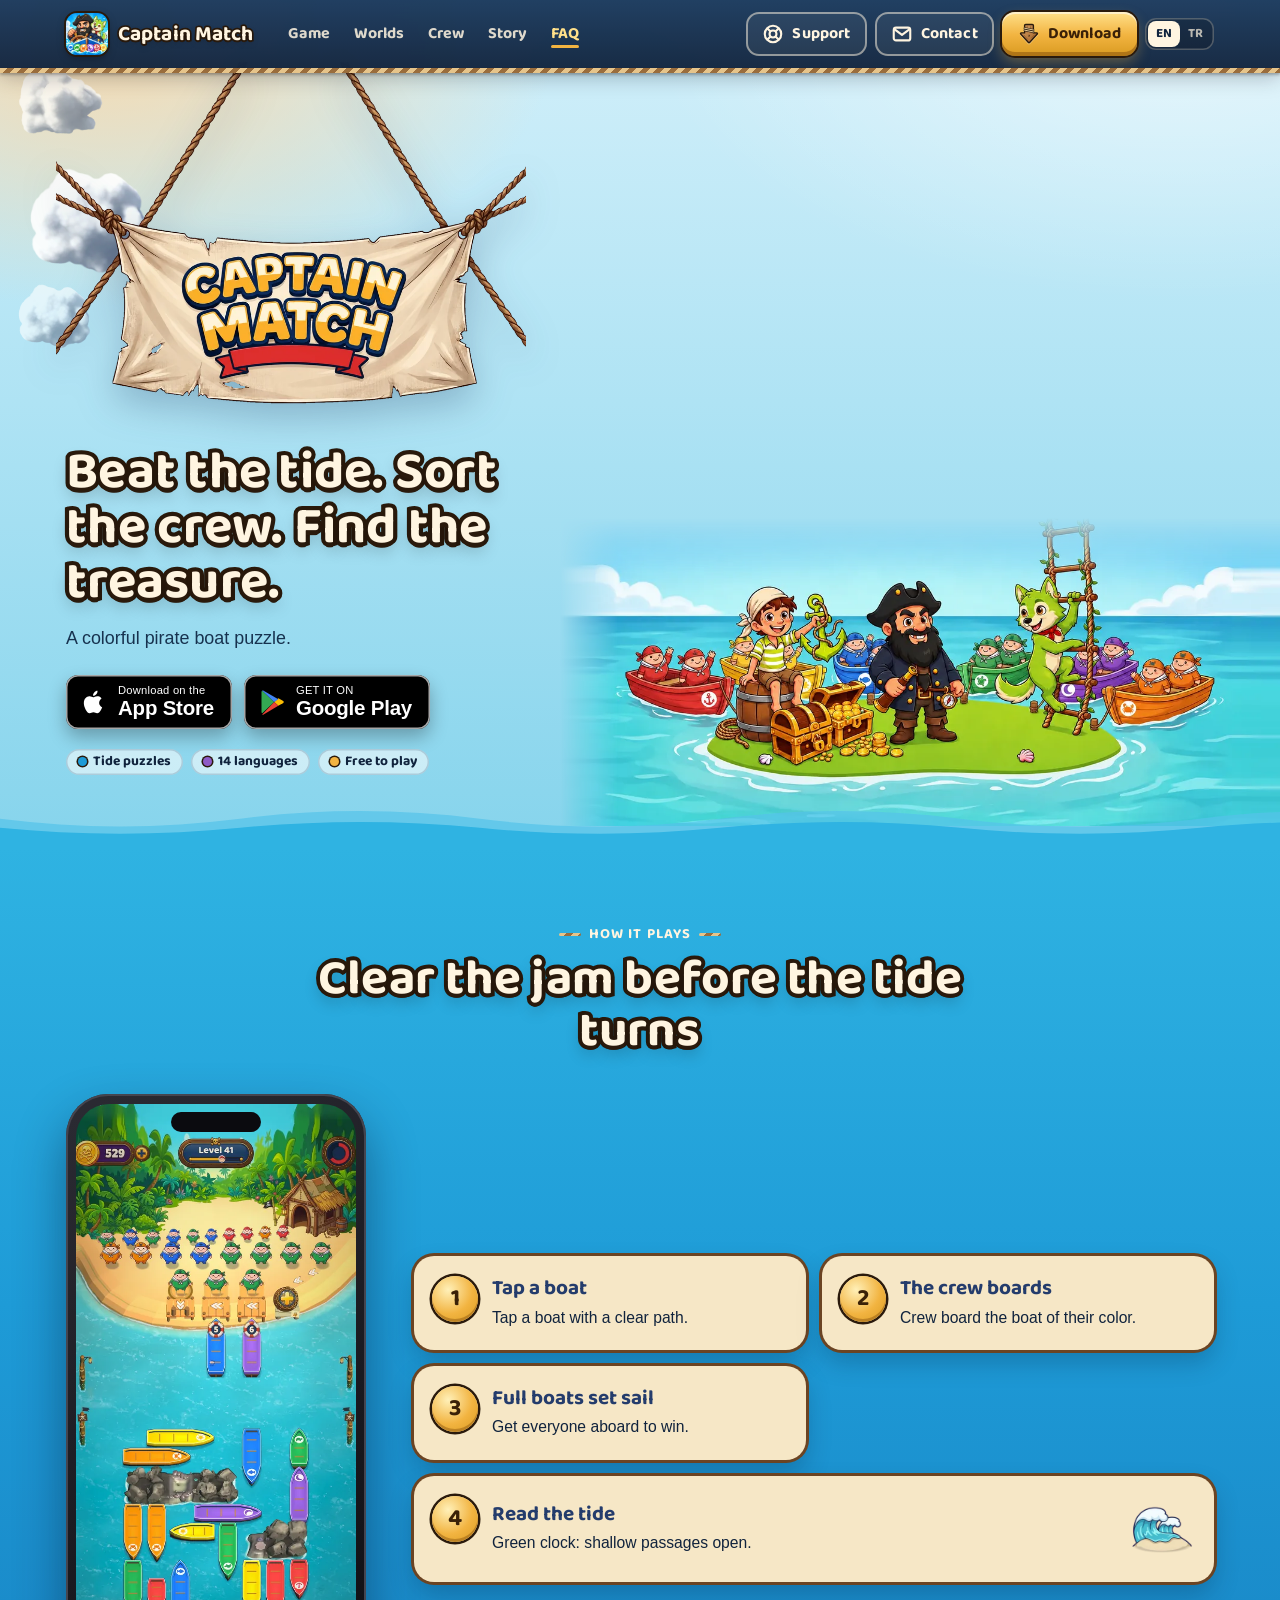
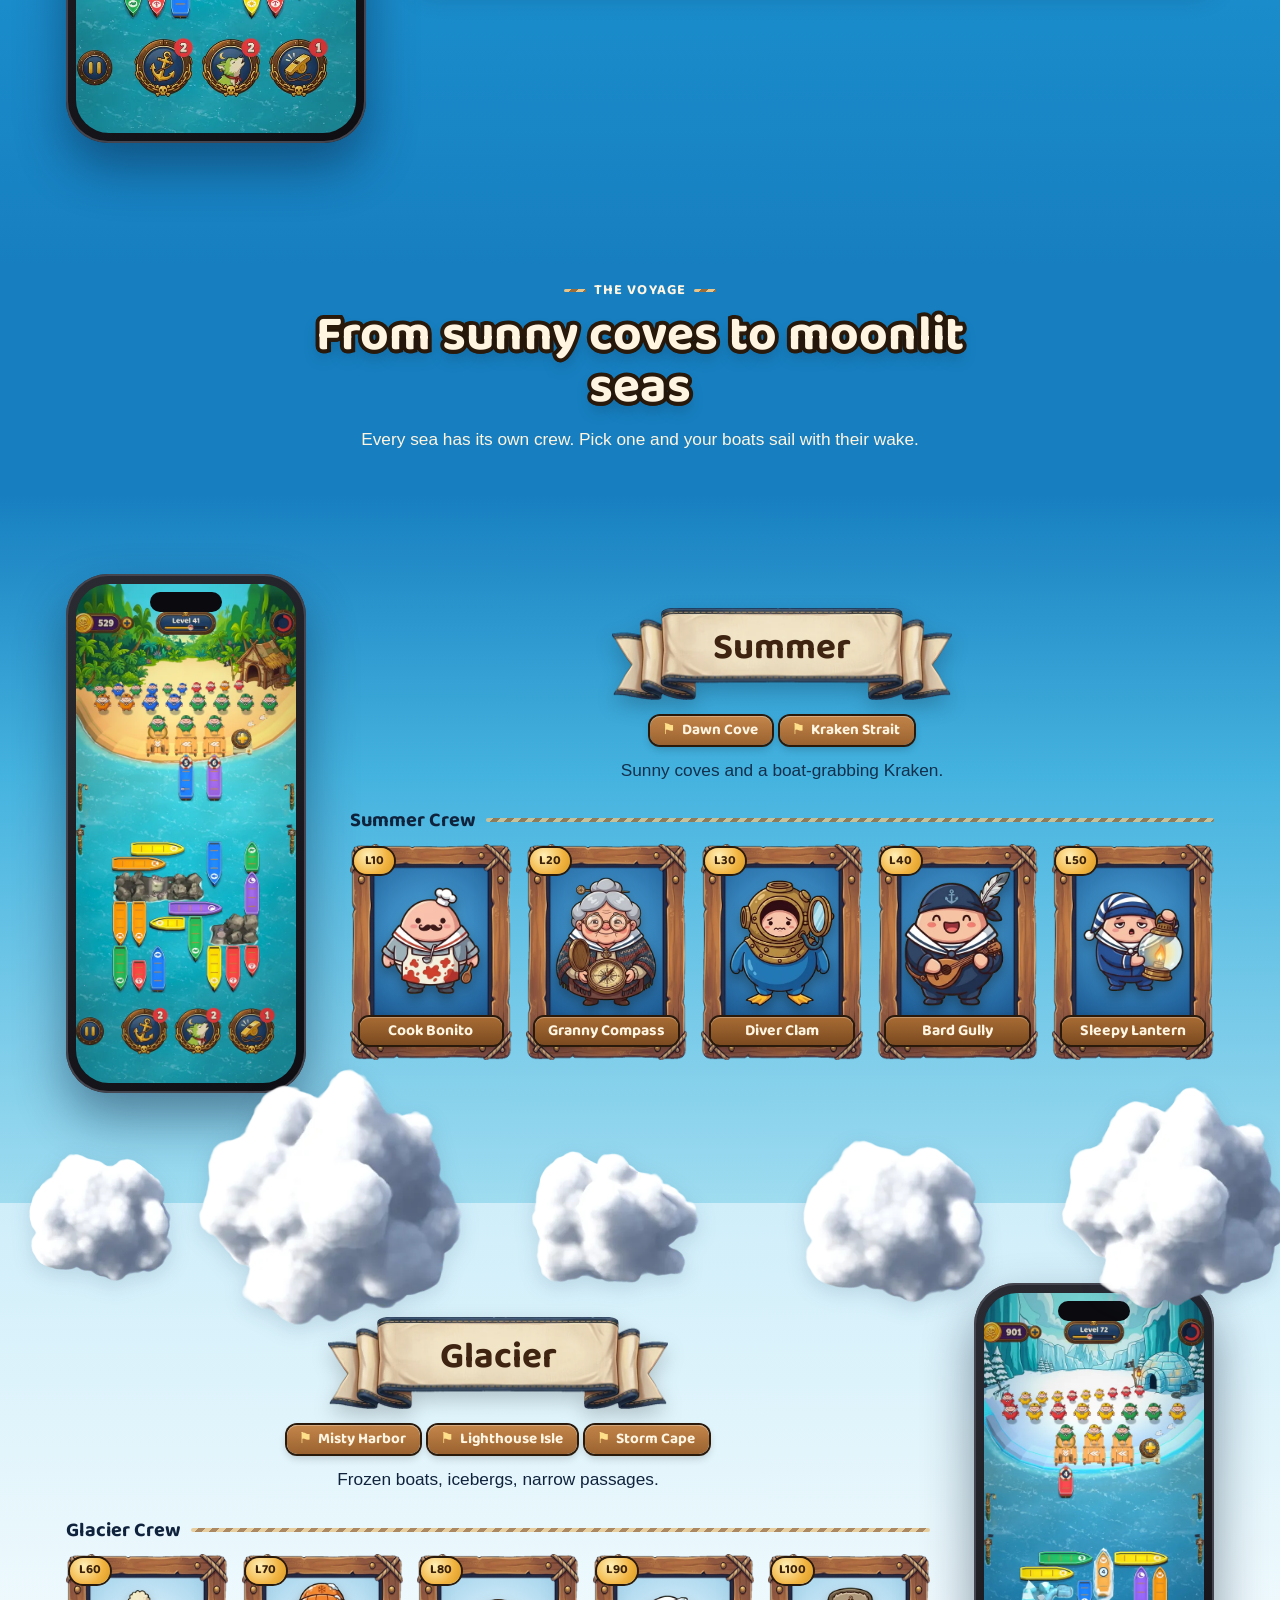
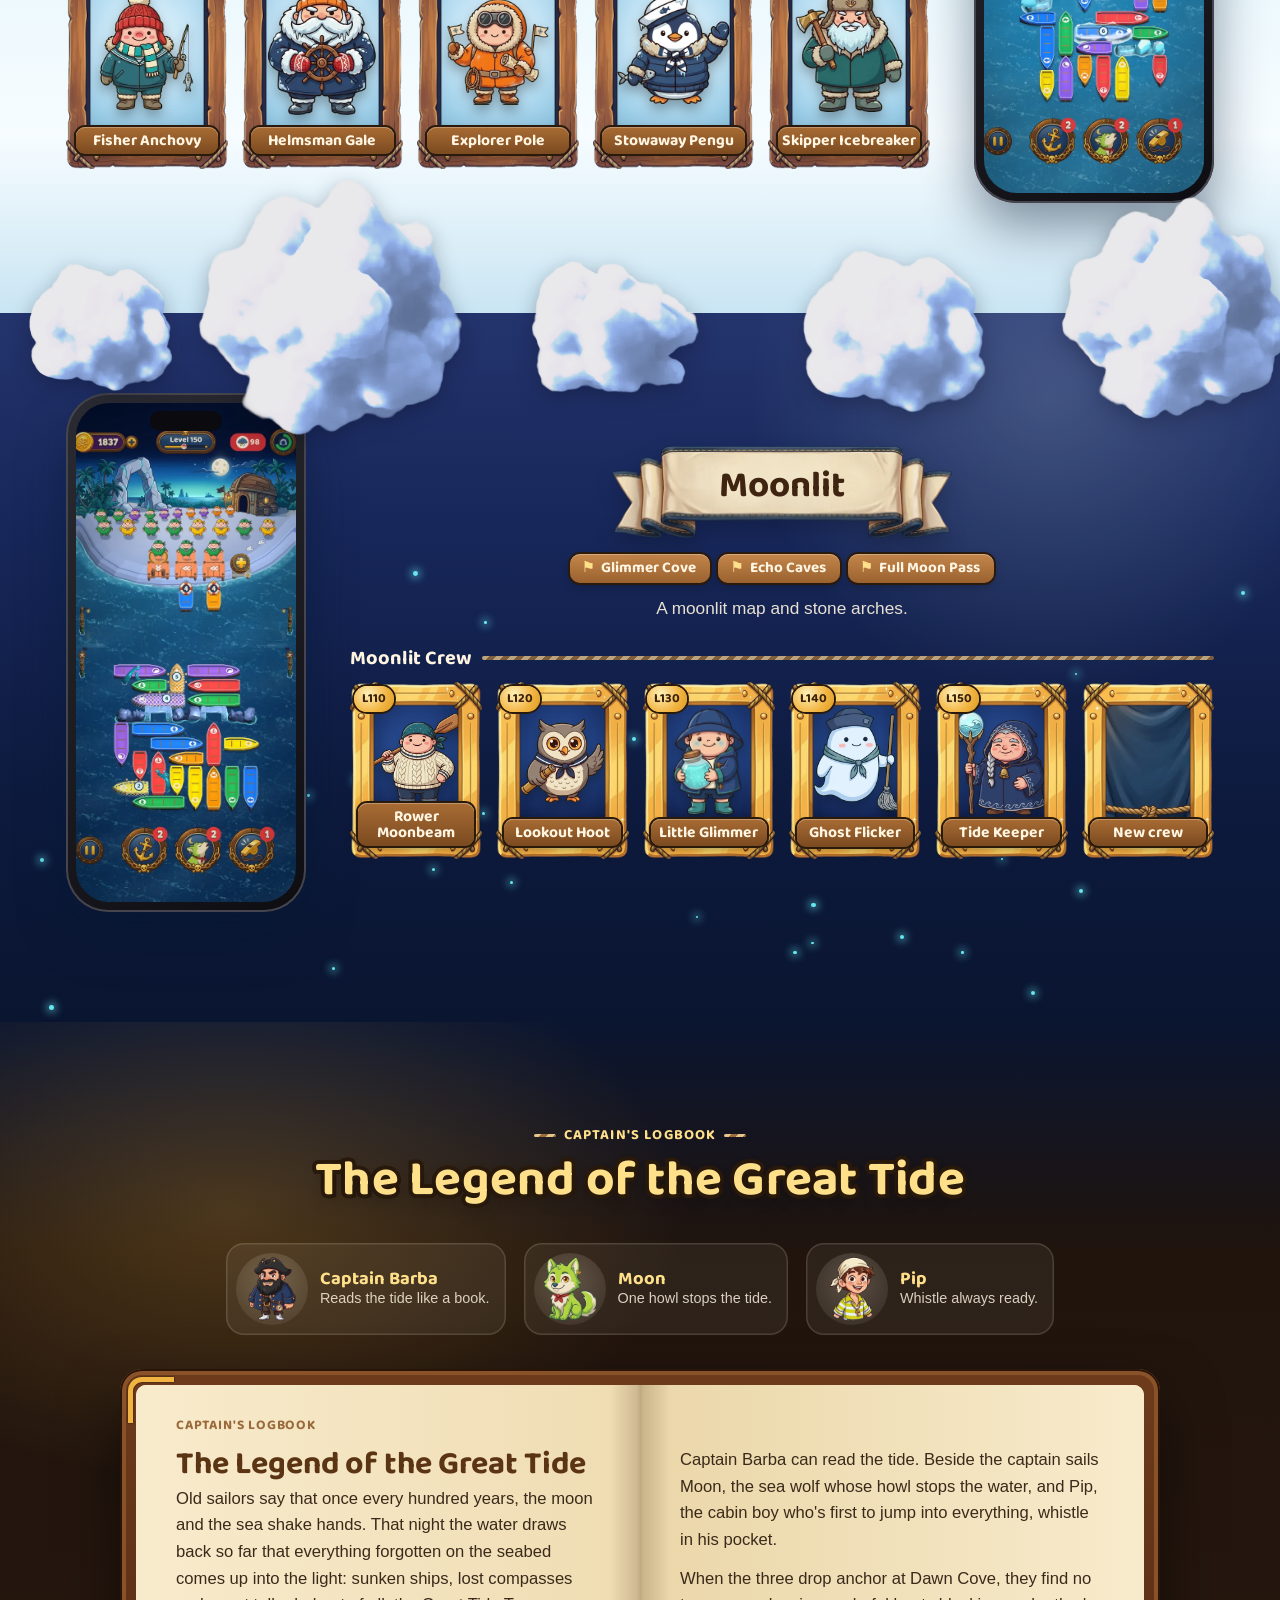
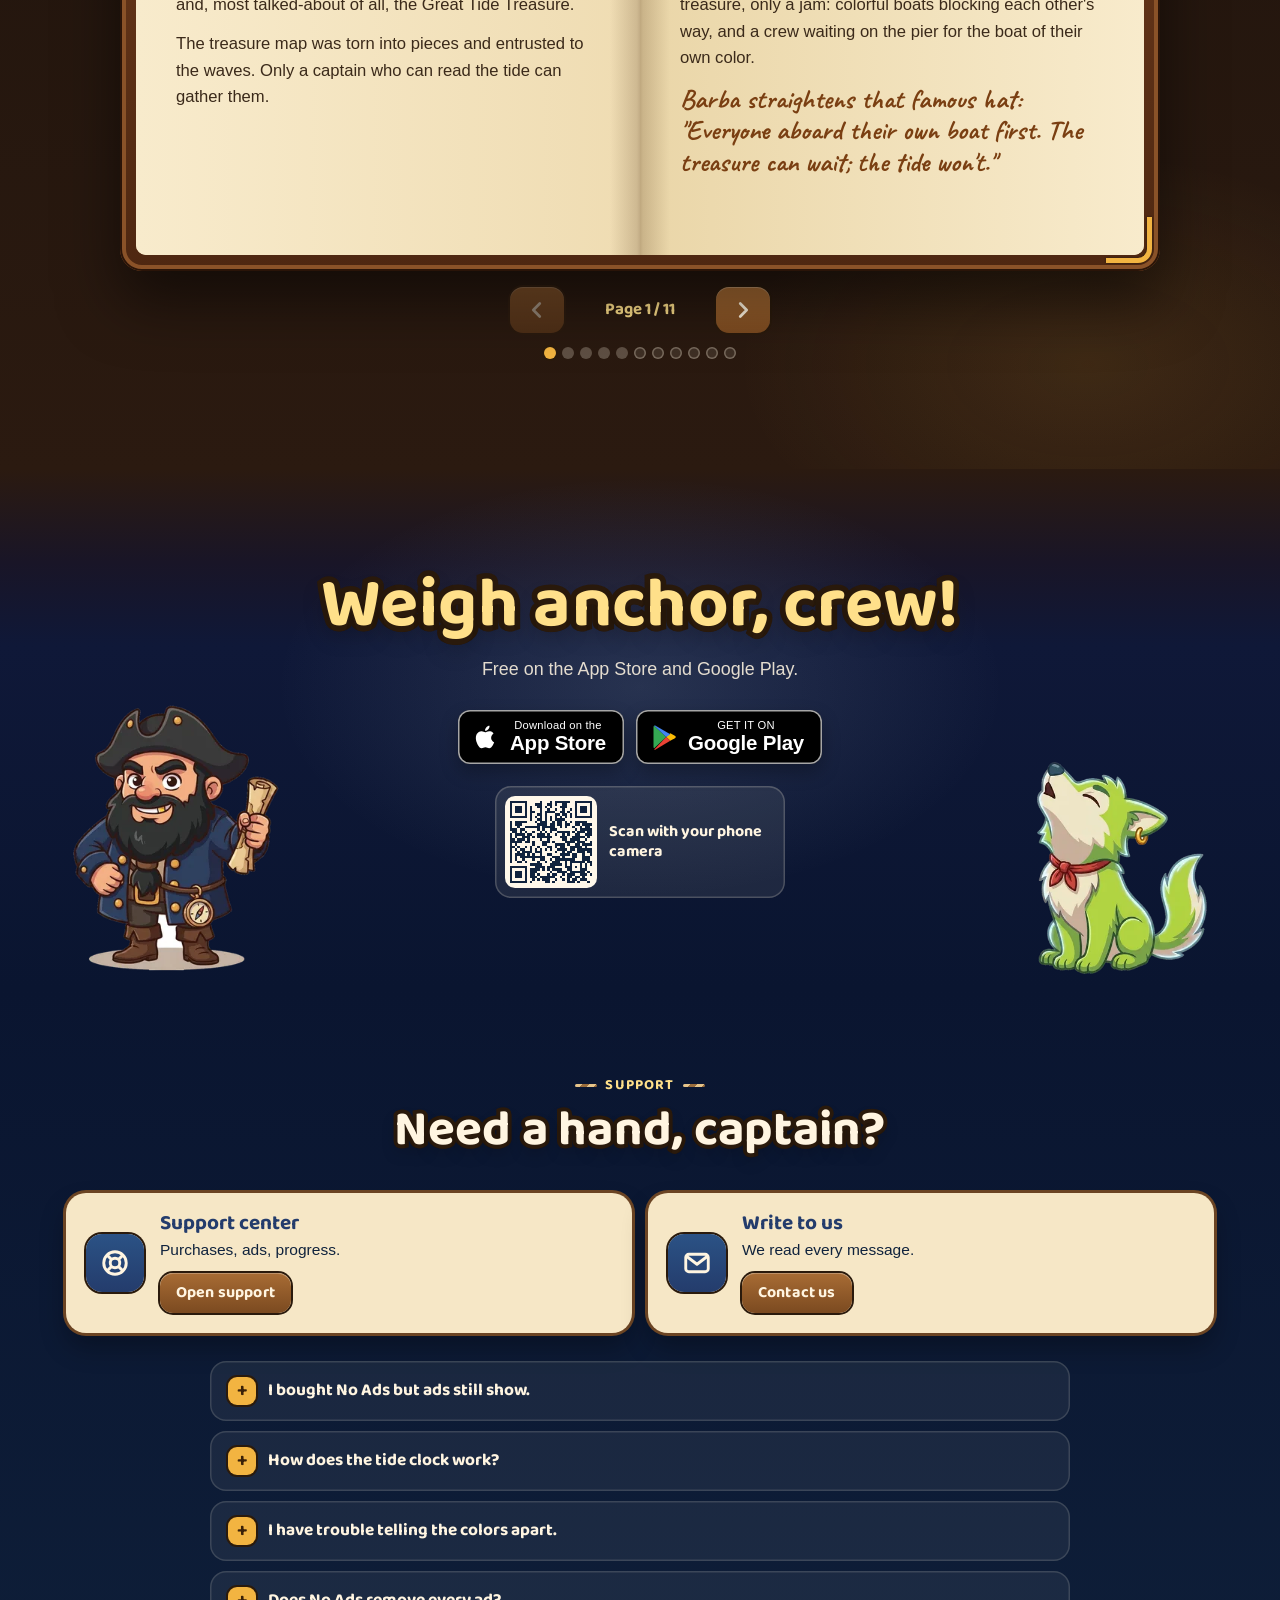
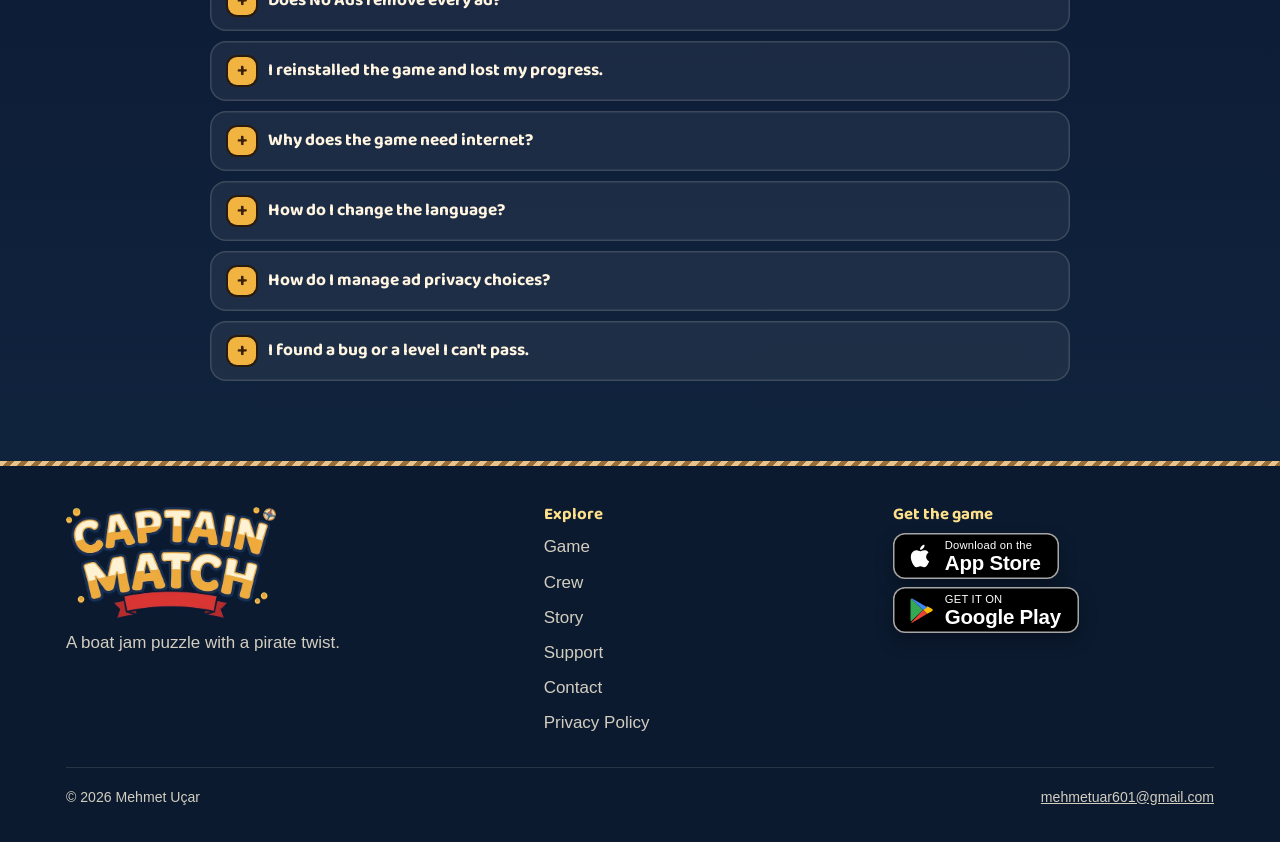
<file: index.html>
<!doctype html>
<html lang="en">
<head>
<meta charset="utf-8">
<meta name="viewport" content="width=device-width, initial-scale=1, viewport-fit=cover">
<title>Captain Match: Pirate Boat Jam</title>
<meta name="description" content="Beat the tide, sort the crew and find the treasure. A colorful boat jam puzzle with a pirate crew, free on iPhone, iPad and Android.">
<meta name="theme-color" content="#10233d">
<meta name="apple-itunes-app" content="app-id=6809573977">
<link rel="canonical" href="https://mehmetuar.github.io/">
<meta property="og:type" content="website">
<meta property="og:url" content="https://mehmetuar.github.io/">
<meta property="og:title" content="Captain Match: Pirate Boat Jam">
<meta property="og:description" content="Beat the tide, sort the crew and find the treasure.">
<meta property="og:image" content="https://mehmetuar.github.io/assets/banner.jpg?v=2">
<meta name="twitter:card" content="summary_large_image">
<link rel="icon" type="image/png" sizes="32x32" href="assets/favicon-32.png?v=2">
<link rel="icon" type="image/png" sizes="256x256" href="assets/icon-256.png?v=2">
<link rel="apple-touch-icon" sizes="180x180" href="assets/icon-180.png?v=2">
<link rel="preload" href="assets/fonts/baloo2-bold.woff2" as="font" type="font/woff2" crossorigin>
<script type="application/ld+json">{"@context":"https://schema.org","@type":"MobileApplication","name":"Captain Match: Pirate Boat Jam","applicationCategory":"GameApplication","operatingSystem":"iOS, Android","url":"https://mehmetuar.github.io/","image":"https://mehmetuar.github.io/assets/icon-256.png","offers":{"@type":"Offer","price":"0","priceCurrency":"USD"},"sameAs":["https://apps.apple.com/app/id6809573977","https://play.google.com/store/apps/details?id=com.captainmatch.app"]}</script>
<link rel="stylesheet" href="assets/css/fonts.css">
<link rel="stylesheet" href="assets/css/site.css">
</head>
<body>

<!-- İkonlar: indirme ikonu adayları A/B/C + arayüz ikonları -->
<svg width="0" height="0" style="position:absolute" aria-hidden="true">
  <defs>
    <linearGradient id="wg" x1="0" y1="0" x2="1" y2="1"><stop offset="0" stop-color="#dba264"/><stop offset="1" stop-color="#9e5f28"/></linearGradient>
    <linearGradient id="gg" x1="0" y1="0" x2="0" y2="1"><stop offset="0" stop-color="#ffe9a6"/><stop offset=".55" stop-color="#f2b441"/><stop offset="1" stop-color="#d4921c"/></linearGradient>
  </defs>
  <!-- A · Demir At: suya inen çapa, kolları aşağı ok -->
  <symbol id="dl-a" viewBox="0 0 32 32">
    <g fill="none" stroke="#2a1a0c" stroke-linecap="round" stroke-linejoin="round" stroke-width="4.6">
      <circle cx="16" cy="5.4" r="2.6"/><path d="M16 8.2V23M10.2 11.8h11.6M6.8 15.6l9.2 9.2 9.2-9.2"/><path d="M8.5 29.3q3.75-2 7.5 0t7.5 0" stroke-width="3.6"/>
    </g>
    <g fill="none" stroke="url(#gg)" stroke-linecap="round" stroke-linejoin="round" stroke-width="2.5">
      <circle cx="16" cy="5.4" r="2.6"/><path d="M16 8.2V23M10.2 11.8h11.6M6.8 15.6l9.2 9.2 9.2-9.2"/>
    </g>
    <path d="M8.5 29.3q3.75-2 7.5 0t7.5 0" fill="none" stroke="#7FD4E8" stroke-width="1.7" stroke-linecap="round"/>
    <path d="M14.9 9.6v6M11 11.3h3" stroke="#fff6d6" stroke-width=".9" stroke-linecap="round" opacity=".85"/>
  </symbol>
  <!-- B · Hazine Sandığı: sandığa inen ok -->
  <symbol id="dl-b" viewBox="0 0 32 32">
    <path d="M5 16.5h22v9.2a2.3 2.3 0 0 1-2.3 2.3H7.3A2.3 2.3 0 0 1 5 25.7z" fill="url(#wg)" stroke="#2a1a0c" stroke-width="1.9" stroke-linejoin="round"/>
    <path d="M5 16.5v-3.2a3.8 3.8 0 0 1 3.8-3.8h14.4a3.8 3.8 0 0 1 3.8 3.8v3.2z" fill="#8a5326" stroke="#2a1a0c" stroke-width="1.9" stroke-linejoin="round"/>
    <path d="M9 9.8v18M23 9.8v18" stroke="#2a1a0c" stroke-width="3.6"/><path d="M9 9.8v18M23 9.8v18" stroke="url(#gg)" stroke-width="1.8"/>
    <path d="M13.2 1.8h5.6v7.4h4.1L16 17.6 9.1 9.2h4.1z" fill="#fff5e1" stroke="#2a1a0c" stroke-width="1.9" stroke-linejoin="round"/>
    <rect x="13.6" y="19.6" width="4.8" height="5" rx="1.1" fill="url(#gg)" stroke="#2a1a0c" stroke-width="1.5"/>
  </symbol>
  <!-- C · Tahta Ok: halatla bağlı, aşağı bakan tahta ok -->
  <symbol id="dl-c" viewBox="0 0 32 32">
    <path d="M11.2 2.2h9.6a1.6 1.6 0 0 1 1.6 1.6v10.6h4.9a1 1 0 0 1 .76 1.66L16.8 28.4a1.05 1.05 0 0 1-1.6 0L3.94 16.06a1 1 0 0 1 .76-1.66h4.9V3.8a1.6 1.6 0 0 1 1.6-1.6z" fill="url(#wg)" stroke="#2a1a0c" stroke-width="2" stroke-linejoin="round"/>
    <path d="M13.4 4.6v8.6M18.4 5.4v7M8.6 17.6l5.2 5.8M23.4 17.6l-3.2 3.6" stroke="#7d4a1e" stroke-width="1" stroke-linecap="round" opacity=".8"/>
    <path d="M9.6 7.6l12.8 2.6M9.6 10.4l12.8 2.6" stroke="#2a1a0c" stroke-width="2.9" stroke-linecap="round"/>
    <path d="M9.6 7.6l12.8 2.6M9.6 10.4l12.8 2.6" stroke="#ecd09a" stroke-width="1.4" stroke-linecap="round"/>
    <circle cx="16" cy="18.4" r="1.25" fill="#4a2c14"/><circle cx="15.6" cy="18" r=".45" fill="#e9c68c"/>
  </symbol>
  <symbol id="i-buoy" viewBox="0 0 24 24"><g fill="none" stroke="currentColor" stroke-width="2.3"><circle cx="12" cy="12" r="9"/><circle cx="12" cy="12" r="3.8"/><path d="M5.6 5.6l3.7 3.7M14.7 14.7l3.7 3.7M18.4 5.6l-3.7 3.7M9.3 14.7l-3.7 3.7"/></g></symbol>
  <symbol id="i-mail" viewBox="0 0 24 24"><g fill="none" stroke="currentColor" stroke-width="2.3" stroke-linejoin="round"><rect x="3" y="5" width="18" height="14" rx="2.5"/><path d="M3.6 6.6 12 13l8.4-6.4"/></g></symbol>
  <symbol id="i-menu" viewBox="0 0 24 24"><path d="M4 7h16M4 12h16M4 17h16" stroke="currentColor" stroke-width="2.5" stroke-linecap="round"/></symbol>
  <symbol id="i-x" viewBox="0 0 24 24"><path d="M6 6l12 12M18 6 6 18" stroke="currentColor" stroke-width="3" stroke-linecap="round"/></symbol>
  <symbol id="i-left" viewBox="0 0 24 24"><path d="M15 5l-7 7 7 7" fill="none" stroke="currentColor" stroke-width="3" stroke-linecap="round" stroke-linejoin="round"/></symbol>
  <symbol id="i-right" viewBox="0 0 24 24"><path d="M9 5l7 7-7 7" fill="none" stroke="currentColor" stroke-width="3" stroke-linecap="round" stroke-linejoin="round"/></symbol>
  <symbol id="i-apple" viewBox="0 0 24 24"><path fill="currentColor" d="M16.4 12.6c0-2.4 2-3.6 2.1-3.7-1.1-1.7-2.9-1.9-3.5-1.9-1.5-.2-2.9.9-3.7.9s-1.9-.9-3.2-.8c-1.6 0-3.1 1-4 2.4-1.7 3-.4 7.3 1.2 9.7.8 1.2 1.8 2.5 3 2.4 1.2 0 1.7-.8 3.2-.8s1.9.8 3.2.8c1.3 0 2.2-1.2 3-2.4.9-1.4 1.3-2.7 1.3-2.8 0 0-2.6-1-2.6-3.8zM14 5.4c.7-.8 1.1-1.9 1-3-1 0-2.1.6-2.8 1.4-.6.7-1.2 1.8-1 2.9 1.1.1 2.2-.5 2.8-1.3z"/></symbol>
  <symbol id="i-play" viewBox="0 0 24 24"><path fill="#34a853" d="M3.6 2.3 13.9 12 3.6 21.7c-.4-.2-.6-.6-.6-1.1V3.4c0-.5.2-.9.6-1.1z"/><path fill="#fbbc04" d="m17.4 15.3-3.5-3.3 3.5-3.3 3.9 2.2c1 .6 1 1.6 0 2.2z"/><path fill="#4285f4" d="M13.9 12 3.6 2.3c.3-.2.8-.2 1.2 0l12.6 7.4z"/><path fill="#ea4335" d="m13.9 12 3.5 3.3-12.6 7.4c-.4.2-.9.2-1.2 0z"/></symbol>
</svg>

<a class="sr" href="#main">Skip to content</a>

<!-- NAVBAR -->
<nav class="nav" aria-label="Main">
  <div class="wrap">
    <a class="brand" href="#top"><img src="assets/img/app-icon.webp" alt="" width="42" height="42"><span class="toon">Captain Match</span></a>
    <div class="nav-links">
      <a href="#game" data-i18n="nav.game">Game</a>
      <a href="#voyage" data-i18n="nav.worlds">Worlds</a>
      <a href="#crew" data-i18n="nav.crew">Crew</a>
      <a href="#story" data-i18n="nav.story">Story</a>
      <a href="#faq" data-i18n="nav.faq">FAQ</a>
    </div>
    <div class="nav-act">
      <a class="btn btn-ghost" href="#support" data-i18n-aria="nav.support"><svg aria-hidden="true"><use href="#i-buoy"/></svg><span class="act-label" data-i18n="nav.support">Support</span></a>
      <button class="btn btn-ghost" type="button" data-open-contact data-i18n-aria="nav.contact"><svg aria-hidden="true"><use href="#i-mail"/></svg><span class="act-label" data-i18n="nav.contact">Contact</span></button>
      <div class="dl-wrap">
        <a class="btn btn-gold" id="navDl" href="#download" aria-haspopup="true" aria-expanded="false"><svg class="dl-ico" aria-hidden="true"><use href="#dl-c"/></svg><span data-i18n="nav.download">Download</span></a>
        <div class="dl-pop" id="dlPop" hidden>
          <h3 class="toon gold" data-i18n="pop.title">Get Captain Match</h3>
          <div class="row">
            <img class="qr" src="assets/img/qr-get.svg" alt="" width="118" height="118">
            <div class="stores">
              <a class="store" data-store="ios" href="https://apps.apple.com/app/id6809573977"><svg aria-hidden="true"><use href="#i-apple"/></svg><span><small data-i18n="badge.ios.s">Download on the</small><b>App Store</b></span></a>
              <a class="store" data-store="android" href="https://play.google.com/store/apps/details?id=com.captainmatch.app"><svg aria-hidden="true"><use href="#i-play"/></svg><span><small data-i18n="badge.gp.s">GET IT ON</small><b>Google Play</b></span></a>
            </div>
          </div>
          <p data-i18n="pop.qr">Scan with your phone camera.</p>
        </div>
      </div>
      <div class="lang" role="group" aria-label="Language"><button type="button" data-lang="en" aria-pressed="true">EN</button><button type="button" data-lang="tr" aria-pressed="false">TR</button></div>
      <button class="btn btn-ghost btn-icon menu-btn" type="button" id="menuBtn" aria-expanded="false" aria-controls="drawer" data-i18n-aria="nav.menu"><svg aria-hidden="true"><use href="#i-menu"/></svg></button>
    </div>
  </div>
</nav>
<div class="drawer" id="drawer" hidden>
  <a href="#game" data-i18n="nav.game">Game</a>
  <a href="#voyage" data-i18n="nav.worlds">Worlds</a>
  <a href="#crew" data-i18n="nav.crew">Crew</a>
  <a href="#story" data-i18n="nav.story">Story</a>
  <a href="#faq" data-i18n="nav.faq">FAQ</a>
  <div class="lang" role="group" aria-label="Language"><button type="button" data-lang="en" aria-pressed="true">EN</button><button type="button" data-lang="tr" aria-pressed="false">TR</button></div>
</div>

<main id="main">

<!-- HERO · Yazlık gündüz -->
<header class="hero" id="top">
  <div class="clouds" aria-hidden="true">
    <img src="assets/img/clouds/kabarcik_a.webp" alt="" style="top:14%;width:180px;animation-duration:95s;animation-delay:-30s">
    <img src="assets/img/clouds/kabarcik_b.webp" alt="" style="top:4%;width:120px;animation-duration:120s;animation-delay:-80s;opacity:.7">
    <img src="assets/img/clouds/kabarcik_a.webp" alt="" style="top:30%;width:110px;animation-duration:140s;animation-delay:-10s;opacity:.6">
  </div>
  <div class="wrap hero-grid">
    <div class="hero-copy">
      <img class="banner" src="assets/img/banner.webp" alt="Captain Match" width="900" height="722">
      <h1 class="toon" data-i18n="hero.title">Beat the tide. Sort the crew. Find the treasure.</h1>
      <p class="lead" data-i18n="hero.lead">A colorful pirate boat puzzle.</p>
      <div class="stores">
        <a class="store" data-store="ios" href="https://apps.apple.com/app/id6809573977"><svg aria-hidden="true"><use href="#i-apple"/></svg><span><small data-i18n="badge.ios.s">Download on the</small><b>App Store</b></span></a>
        <a class="store" data-store="android" href="https://play.google.com/store/apps/details?id=com.captainmatch.app"><svg aria-hidden="true"><use href="#i-play"/></svg><span><small data-i18n="badge.gp.s">GET IT ON</small><b>Google Play</b></span></a>
      </div>
      <ul class="perks">
        <li style="--c:#1E9BD7" data-i18n="perk.tide">Tide puzzles</li>
        <li style="--c:#8E5BC7" data-i18n="perk.lang">14 languages</li>
        <li style="--c:#F2B441" data-i18n="perk.free">Free to play</li>
      </ul>
    </div>
  </div>
  <div class="hero-art"><img src="assets/img/hero-2400.webp" srcset="assets/img/hero-1200.webp 1200w, assets/img/hero-2400.webp 2400w" sizes="(max-width: 960px) 100vw, 62vw" alt="Captain Barba, Pip and Moon on a little island surrounded by colorful boats full of crew" width="2400" height="1029" fetchpriority="high"></div>
  <svg class="waves" viewBox="0 0 1440 90" preserveAspectRatio="none" aria-hidden="true">
    <path fill="#55c3ea" opacity=".7" d="M0 40c90 18 180 18 270 0s180-18 270 0 180 18 270 0 180-18 270 0 180 18 270 0 180-18 270 0 180 18 270 0 180-18 270 0V90H0z"/>
    <path fill="#2fb3e2" d="M0 56c90 14 180 14 270 0s180-14 270 0 180 14 270 0 180-14 270 0 180 14 270 0 180-14 270 0 180 14 270 0 180-14 270 0V90H0z"/>
  </svg>
</header>

<!-- NASIL OYNANIR · deniz -->
<section class="sea" id="game">
  <div class="wrap">
    <div class="sec-head reveal">
      <span class="kicker" data-i18n="how.kicker">How it plays</span>
      <h2 class="toon" data-i18n="how.title">Clear the jam before the tide turns</h2>
    </div>
    <div class="how">
      <figure class="phone reveal"><img src="assets/img/shots/summer.webp" alt="A summer harbor level with colorful boats and crew waiting on the pier" loading="lazy" width="560" height="1211"></figure>
      <ol class="steps">
        <li class="step reveal"><h3 data-i18n="s1.t">Tap a boat</h3><p data-i18n="s1.p">Tap a boat with a clear path.</p></li>
        <li class="step reveal"><h3 data-i18n="s2.t">The crew boards</h3><p data-i18n="s2.p">Crew board the boat of their color.</p></li>
        <li class="step reveal"><h3 data-i18n="s3.t">Full boats set sail</h3><p data-i18n="s3.p">Get everyone aboard to win.</p></li>
        <li class="step tide reveal"><div><h3 data-i18n="s4.t">Read the tide</h3><p data-i18n="s4.p">Green clock: shallow passages open.</p></div><img src="assets/img/icons/gecit_gelgit.webp" alt="" width="64" height="64"></li>
      </ol>
    </div>
  </div>
</section>

<!-- SEFER · Yazlık → Buzul → Yakamoz -->
<div class="voyage-intro" id="voyage">
  <div class="wrap sec-head reveal" style="margin-bottom:0">
    <span class="kicker" data-i18n="voy.kicker">The voyage</span>
    <h2 class="toon" data-i18n="voy.title">From sunny coves to moonlit seas</h2>
    <p data-i18n="voy.lead">Every sea has its own crew. Pick one and your boats sail with their wake.</p>
  </div>
</div>
<span id="crew"></span>
<div id="worlds"></div>

<!-- SEYİR DEFTERİ -->
<section class="cabin" id="story">
  <div class="wrap">
    <div class="sec-head reveal">
      <span class="kicker" data-i18n="story.kicker">Captain's Logbook</span>
      <h2 class="toon gold" data-i18n="story.title">The Legend of the Great Tide</h2>
    </div>
    <div class="trio reveal">
      <figure><img src="assets/img/chars/kaptan_master.webp" alt="" loading="lazy"><figcaption><b data-i18n="c.barba">Captain Barba</b><span data-i18n="c.barba.p">Reads the tide like a book.</span></figcaption></figure>
      <figure><img src="assets/img/chars/kurt_master.webp" alt="" loading="lazy"><figcaption><b>Moon</b><span data-i18n="c.moon.p">One howl stops the tide.</span></figcaption></figure>
      <figure><img src="assets/img/chars/mico_master.webp" alt="" loading="lazy"><figcaption><b data-i18n="c.pip">Pip</b><span data-i18n="c.pip.p">Whistle always ready.</span></figcaption></figure>
    </div>
    <div class="book reveal" aria-roledescription="book">
      <div class="spread" id="spread" aria-live="polite"></div>
    </div>
    <div class="book-nav">
      <button class="btn" type="button" id="pgPrev" data-i18n-aria="book.prev"><svg aria-hidden="true"><use href="#i-left"/></svg></button>
      <span class="count" id="pgCount"></span>
      <button class="btn" type="button" id="pgNext" data-i18n-aria="book.next"><svg aria-hidden="true"><use href="#i-right"/></svg></button>
    </div>
    <div class="tabs" id="pgTabs"></div>
  </div>
</section>

<!-- İNDİR · gece -->
<section class="final" id="download">
  <img class="side l" src="assets/img/chars/kaptan_tamboy.webp" alt="" loading="lazy">
  <img class="side r" src="assets/img/chars/kurt_uluma.webp" alt="" loading="lazy">
  <div class="wrap reveal">
    <h2 class="toon gold" data-i18n="dl.title">Weigh anchor, crew!</h2>
    <p data-i18n="dl.lead">Free on the App Store and Google Play.</p>
    <div class="stores">
      <a class="store" data-store="ios" href="https://apps.apple.com/app/id6809573977"><svg aria-hidden="true"><use href="#i-apple"/></svg><span><small data-i18n="badge.ios.s">Download on the</small><b>App Store</b></span></a>
      <a class="store" data-store="android" href="https://play.google.com/store/apps/details?id=com.captainmatch.app"><svg aria-hidden="true"><use href="#i-play"/></svg><span><small data-i18n="badge.gp.s">GET IT ON</small><b>Google Play</b></span></a>
    </div>
    <div class="qr-card"><img src="assets/img/qr-get.svg" alt="" width="92" height="92"><span data-i18n="dl.qr">Scan with your phone camera</span></div>
  </div>
</section>

<!-- DESTEK + SSS -->
<section class="help" id="support">
  <div class="wrap">
    <div class="sec-head reveal">
      <span class="kicker" data-i18n="help.kicker">Support</span>
      <h2 class="toon" data-i18n="help.title">Need a hand, captain?</h2>
    </div>
    <div class="help-cards">
      <div class="help-card reveal"><span class="ico"><svg aria-hidden="true"><use href="#i-buoy"/></svg></span><div><h3 data-i18n="help.sup.t">Support center</h3><p data-i18n="help.sup.p">Purchases, ads, progress.</p><a class="btn btn-wood" href="#faq" data-i18n="help.sup.b">Open support</a></div></div>
      <div class="help-card reveal"><span class="ico"><svg aria-hidden="true"><use href="#i-mail"/></svg></span><div><h3 data-i18n="help.con.t">Write to us</h3><p data-i18n="help.con.p">We read every message.</p><button class="btn btn-wood" type="button" data-open-contact data-i18n="help.con.b">Contact us</button></div></div>
    </div>
    <div class="faq" id="faq">
      <details class="reveal"><summary data-i18n="f1.q">I bought No Ads but ads still show.</summary><p data-i18n="f1.a">Sign in with the account you bought with, then Settings › Restore Purchases.</p></details>
      <details class="reveal"><summary data-i18n="f2.q">How does the tide clock work?</summary><p data-i18n="f2.a">When the clock turns green, shallow passages open. Moon's Howl freezes it.</p></details>
      <details class="reveal"><summary data-i18n="f3.q">I have trouble telling the colors apart.</summary><p data-i18n="f3.a">Every color has its own symbol on the boats and bandanas.</p></details>
      <details class="reveal"><summary data-i18n="f4.q">Does No Ads remove every ad?</summary><p data-i18n="f4.a">It removes ads between levels. Optional reward videos stay.</p></details>
      <details class="reveal"><summary data-i18n="f5.q">I reinstalled the game and lost my progress.</summary><p data-i18n="f5.a">Progress is saved on your device and is deleted with the game. Purchases can be restored in Settings.</p></details>
      <details class="reveal"><summary data-i18n="f6.q">Why does the game need internet?</summary><p data-i18n="f6.a">Ads, the store and purchases need a connection.</p></details>
      <details class="reveal"><summary data-i18n="f7.q">How do I change the language?</summary><p data-i18n="f7.a">In the game: Settings › Language.</p></details>
      <details class="reveal"><summary data-i18n="f8.q">How do I manage ad privacy choices?</summary><p data-i18n="f8.a">In the game: Settings › Privacy Options.</p></details>
      <details class="reveal"><summary data-i18n="f9.q">I found a bug or a level I can't pass.</summary><p data-i18n="f9.a">Write to us with the level number and your device.</p></details>
    </div>
  </div>
</section>

</main>

<footer>
  <div class="wrap">
    <div class="foot">
      <div>
        <img class="logo" src="assets/img/logo.webp" alt="Captain Match" width="560" height="301" loading="lazy">
        <p style="margin:0" data-i18n="foot.tag">A boat jam puzzle with a pirate twist.</p>
      </div>
      <div>
        <h4 data-i18n="foot.explore">Explore</h4>
        <ul><li><a href="#game" data-i18n="nav.game">Game</a></li><li><a href="#crew" data-i18n="nav.crew">Crew</a></li><li><a href="#story" data-i18n="nav.story">Story</a></li><li><a href="#support" data-i18n="nav.support">Support</a></li><li><a href="#" data-open-contact data-i18n="nav.contact">Contact</a></li><li><a href="https://mehmetuar.github.io/captainmatch-privacy/" data-i18n="foot.privacy">Privacy Policy</a></li></ul>
      </div>
      <div>
        <h4 data-i18n="foot.get">Get the game</h4>
        <div class="stores">
          <a class="store" data-store="ios" href="https://apps.apple.com/app/id6809573977"><svg aria-hidden="true"><use href="#i-apple"/></svg><span><small data-i18n="badge.ios.s">Download on the</small><b>App Store</b></span></a>
          <a class="store" data-store="android" href="https://play.google.com/store/apps/details?id=com.captainmatch.app"><svg aria-hidden="true"><use href="#i-play"/></svg><span><small data-i18n="badge.gp.s">GET IT ON</small><b>Google Play</b></span></a>
        </div>
      </div>
    </div>
    <div class="legal"><span>&copy; 2026 Mehmet Uçar</span><a href="mailto:mehmetuar601@gmail.com">mehmetuar601@gmail.com</a></div>
  </div>
</footer>

<!-- telefon: alttan indirme çubuğu -->
<div class="sticky-dl" id="stickyDl" aria-hidden="true">
  <img src="assets/img/app-icon.webp" alt="" width="42" height="42">
  <span class="t"><b>Captain Match</b><small data-i18n="sticky.s">Free</small></span>
  <a class="btn btn-gold" id="stickyBtn" href="#download"><svg class="dl-ico" aria-hidden="true"><use href="#dl-c"/></svg><span data-i18n="nav.download">Download</span></a>
  <button class="x" type="button" id="stickyX" data-i18n-aria="close"><svg width="14" height="14" aria-hidden="true"><use href="#i-x"/></svg></button>
</div>

<!-- Usta penceresi -->
<dialog id="crewDlg" aria-labelledby="crewName">
  <div class="dlg" id="crewBox">
    <button class="dlg-close" type="button" data-close data-i18n-aria="close"><svg aria-hidden="true"><use href="#i-x"/></svg></button>
    <div class="dlg-in">
      <div class="dlg-art" id="crewArt"><img id="crewImg" alt=""></div>
      <div class="dlg-text">
        <span class="kicker" id="crewKicker"></span>
        <h3 class="toon gold" id="crewName"></h3>
        <p class="sig hand" id="crewSig"></p>
        <p class="story" id="crewStory"></p>
        <ul class="fx"><li><b data-i18n="fx.wake">Wake</b><span id="crewWake"></span></li><li><b data-i18n="fx.farewell">Farewell</b><span id="crewFare"></span></li></ul>
        <div class="dlg-nav">
          <button class="btn" type="button" id="crewPrev"><svg aria-hidden="true"><use href="#i-left"/></svg><span id="crewPrevName"></span></button>
          <button class="btn" type="button" id="crewNext"><span id="crewNextName"></span><svg aria-hidden="true"><use href="#i-right"/></svg></button>
        </div>
      </div>
    </div>
  </div>
</dialog>

<!-- iletişim: e-posta oluşturan form -->
<dialog id="contactDlg" aria-labelledby="contactTitle">
  <form class="form" id="contactForm" novalidate>
    <button class="dlg-close" type="button" data-close data-i18n-aria="close"><svg aria-hidden="true"><use href="#i-x"/></svg></button>
    <h3 class="toon gold" id="contactTitle" data-i18n="cf.title">Write to us</h3>
    <p data-i18n="cf.lead">Your message comes straight to us.</p>
    <div class="field"><label for="cfEmail" data-i18n="cf.email">Your email</label><input id="cfEmail" name="email" type="email" autocomplete="email" required maxlength="100" placeholder="you@example.com"></div>
    <input class="sr" type="text" id="cfHoney" name="_honey" tabindex="-1" autocomplete="off" aria-hidden="true">
    <div class="field"><label for="cfTopic" data-i18n="cf.topic">Topic</label>
      <select id="cfTopic">
        <option value="purchase" data-i18n="cf.t.purchase">A purchase</option>
        <option value="ads" data-i18n="cf.t.ads">Ads</option>
        <option value="progress" data-i18n="cf.t.progress">Progress or save</option>
        <option value="bug" data-i18n="cf.t.bug">Bug or stuck level</option>
        <option value="idea" data-i18n="cf.t.idea">Idea or feedback</option>
        <option value="other" data-i18n="cf.t.other">Something else</option>
      </select></div>
    <div class="two">
      <div class="field"><label for="cfDevice" data-i18n="cf.device">Device</label><input id="cfDevice" autocomplete="off" maxlength="40" placeholder="iPhone 15, iOS 18"></div>
      <div class="field"><label for="cfLevel" data-i18n="cf.level">Level (optional)</label><input id="cfLevel" inputmode="numeric" pattern="[0-9]{1,3}" maxlength="3" autocomplete="off" placeholder="42"></div>
    </div>
    <div class="field"><label for="cfMsg" data-i18n="cf.msg">Message</label><textarea id="cfMsg" required minlength="10" maxlength="500"></textarea><span class="count-msg" id="cfCount" aria-live="off">0 / 500</span></div>
    <div class="form-act">
      <button class="btn btn-gold" type="submit" id="cfSend"><svg aria-hidden="true"><use href="#i-mail"/></svg><span data-i18n="cf.send">Send</span></button>
      <button class="btn-text" type="button" id="cfCopy" data-i18n="cf.copy">Copy address</button>
    </div>
    <p class="form-status" id="cfStatus" role="status" aria-live="polite" hidden></p>
  </form>
</dialog>


<script src="assets/js/data.js"></script>
<script src="assets/js/site.js"></script>
</body>
</html>
</file>
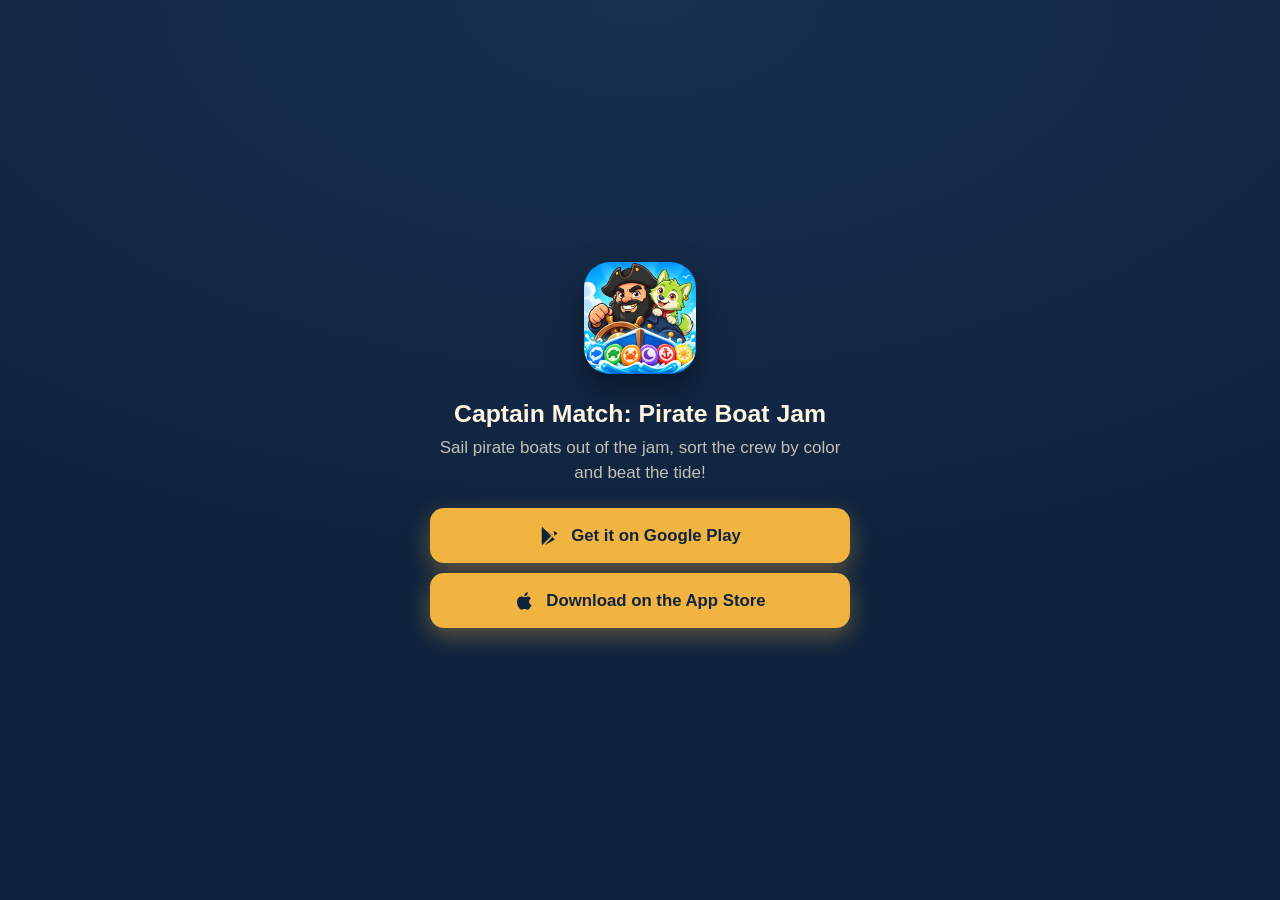
<file: get/index.html>
<!doctype html>
<html lang="en">
<head>
<meta charset="utf-8">
<meta name="viewport" content="width=device-width, initial-scale=1">
<title>Get Captain Match</title>
<meta name="description" content="Download Captain Match: Pirate Boat Jam — a colorful boat jam puzzle with a pirate twist.">
<meta name="robots" content="noindex">
<meta property="og:title" content="Captain Match: Pirate Boat Jam">
<meta property="og:description" content="Sail pirate boats out of the jam, sort the crew by color and beat the tide!">
<meta property="og:image" content="https://mehmetuar.github.io/assets/banner.jpg?v=2">
<meta property="og:type" content="website">
<meta name="theme-color" content="#10233d">
<link rel="icon" type="image/png" sizes="32x32" href="../assets/favicon-32.png?v=2">
<link rel="apple-touch-icon" sizes="180x180" href="../assets/icon-180.png?v=2">
<style>
  :root {
    color-scheme: dark;
    --navy: #10233d; --navy-2: #163052;
    --gold: #f2b441; --gold-2: #ffd36a;
    --cream: #fff5e1; --muted: rgba(255,245,225,.74);
    --card: rgba(255,255,255,.07); --line: rgba(255,255,255,.12);
  }
  * { box-sizing: border-box; }
  body {
    margin: 0; min-height: 100svh; display: grid; place-items: center; padding: 24px 16px;
    font: 17px/1.5 -apple-system, BlinkMacSystemFont, "Segoe UI", Roboto, "Helvetica Neue", Arial, sans-serif;
    color: var(--cream); background: radial-gradient(120% 90% at 50% 0%, var(--navy-2), var(--navy) 70%);
  }
  main { width: 100%; max-width: 420px; text-align: center; }
  img.icon { width: 112px; height: 112px; border-radius: 26px; box-shadow: 0 14px 34px rgba(0,0,0,.45); }
  h1 { font-size: 1.55rem; line-height: 1.2; margin: 18px 0 6px; }
  p { margin: 0 0 22px; color: var(--muted); }
  .btn {
    display: flex; align-items: center; justify-content: center; gap: 10px; width: 100%; margin: 10px 0;
    padding: 15px 20px; border-radius: 14px; text-decoration: none; font-weight: 800; font-size: 1.05rem;
    background: var(--gold); color: var(--navy); box-shadow: 0 8px 22px rgba(242,180,65,.35);
  }
  .btn:hover { background: var(--gold-2); }
  .btn.soon { background: var(--card); color: var(--muted); border: 1px solid var(--line); box-shadow: none; pointer-events: none; }
  .btn svg { width: 22px; height: 22px; flex: none; }
  .note { font-size: .92rem; margin-top: 18px; }
  .hidden { display: none; }
</style>
</head>
<body>
<main>
  <img class="icon" src="../assets/icon-180.png?v=2" alt="Captain Match icon" width="112" height="112">
  <h1>Captain Match: Pirate Boat Jam</h1>
  <p id="lead" data-i18n="lead">Sail pirate boats out of the jam, sort the crew by color and beat the tide!</p>

  <a class="btn" id="android" href="https://play.google.com/store/apps/details?id=com.captainmatch.app" rel="noopener">
    <svg viewBox="0 0 24 24" fill="currentColor" aria-hidden="true"><path d="M3.6 2.3 13.4 12 3.6 21.7c-.3-.2-.6-.6-.6-1.2V3.5c0-.6.3-1 .6-1.2zm11 10.9 2.7 2.7-11 6.3zm0-2.4L4.3 4.5l11 6.3zm1.3 1.2 3.3-1.9c.9-.5.9-1.4 0-1.9l-3.3-1.9L17 12z"/></svg>
    <span data-i18n="android">Get it on Google Play</span>
  </a>

  <a class="btn soon" id="ios" href="https://apps.apple.com/app/id6809573977" rel="noopener" aria-disabled="true">
    <svg viewBox="0 0 24 24" fill="currentColor" aria-hidden="true"><path d="M16.4 12.6c0-2.4 2-3.6 2.1-3.7-1.1-1.7-2.9-1.9-3.5-1.9-1.5-.2-2.9.9-3.7.9s-1.9-.9-3.2-.8c-1.6 0-3.1 1-4 2.4-1.7 3-.4 7.3 1.2 9.7.8 1.2 1.8 2.5 3 2.4 1.2 0 1.7-.8 3.2-.8s1.9.8 3.2.8c1.3 0 2.2-1.2 3-2.4.9-1.4 1.3-2.7 1.3-2.8 0 0-2.6-1-2.6-3.8zM14 5.4c.7-.8 1.1-1.9 1-3-1 0-2.1.6-2.8 1.4-.6.7-1.2 1.8-1 2.9 1.1.1 2.2-.5 2.8-1.3z"/></svg>
    <span id="ios-label" data-i18n="ios_soon">Coming soon on the App Store</span>
  </a>

  <p class="note hidden" id="ios-note" data-i18n="ios_note">The iPhone version is in review. Check back soon!</p>
  <p class="note hidden" id="redirecting" data-i18n="redirecting">Opening Google Play…</p>
</main>

<script>
(function () {
  // iOS yayına girince true yapılır: iPhone ziyaretçi doğrudan App Store'a gider.
  var IOS_LIVE = true;
  var PLAY = "https://play.google.com/store/apps/details?id=com.captainmatch.app";
  var APPSTORE = "https://apps.apple.com/app/id6809573977";

  // Oyunun 14 dili + mağazadaki en-GB / es-MX. "lead" satırları Play kısa açıklamasıyla aynı.
  var T = {
    "en":      { lead: "Sail pirate boats out of the jam, sort the crew by color and beat the tide!", android: "Get it on Google Play", ios_soon: "Coming soon on the App Store", ios_live: "Download on the App Store", ios_note: "The iPhone version is in review. Check back soon!", redirecting: "Opening Google Play…" },
    "en-GB":   { lead: "Sail pirate boats out of the jam, sort the crew by colour and beat the tide!", android: "Get it on Google Play", ios_soon: "Coming soon on the App Store", ios_live: "Download on the App Store", ios_note: "The iPhone version is in review. Check back soon!", redirecting: "Opening Google Play…" },
    "tr":      { lead: "Korsan gemilerini sıkışıklıktan kurtar, tayfayı renge göre sırala, gelgiti yen!", android: "Google Play'den indir", ios_soon: "App Store'da yakında", ios_live: "App Store'dan indir", ios_note: "iPhone sürümü incelemede. Yakında burada!", redirecting: "Google Play açılıyor…" },
    "de":      { lead: "Piratenboote aus dem Stau holen, Crew nach Farben sortieren, Gezeiten meistern!", android: "Jetzt bei Google Play", ios_soon: "Bald im App Store", ios_live: "Laden im App Store", ios_note: "Die iPhone-Version ist in Prüfung. Schau bald wieder vorbei!", redirecting: "Google Play wird geöffnet …" },
    "es":      { lead: "¡Saca los barcos piratas del atasco, ordena la tripulación por colores y vence!", android: "Disponible en Google Play", ios_soon: "Próximamente en el App Store", ios_live: "Descargar en el App Store", ios_note: "La versión para iPhone está en revisión. ¡Vuelve pronto!", redirecting: "Abriendo Google Play…" },
    "es-MX":   { lead: "¡Saca los barcos piratas del atasco, ordena la tripulación por colores y gana!", android: "Disponible en Google Play", ios_soon: "Próximamente en el App Store", ios_live: "Descargar en el App Store", ios_note: "La versión para iPhone está en revisión. ¡Vuelve pronto!", redirecting: "Abriendo Google Play…" },
    "fr":      { lead: "Sors les bateaux pirates de l'embouteillage, trie l'équipage par couleur !", android: "Disponible sur Google Play", ios_soon: "Bientôt sur l'App Store", ios_live: "Télécharger dans l'App Store", ios_note: "La version iPhone est en cours de validation. Revenez bientôt !", redirecting: "Ouverture de Google Play…" },
    "it":      { lead: "Libera le barche pirata dall'ingorgo, ordina la ciurma per colore e vinci!", android: "Disponibile su Google Play", ios_soon: "Presto su App Store", ios_live: "Scarica su App Store", ios_note: "La versione per iPhone è in revisione. Torna presto!", redirecting: "Apertura di Google Play…" },
    "pt":      { lead: "Tire os barcos piratas do engarrafamento, ordene a tripulação por cores e vença!", android: "Disponível no Google Play", ios_soon: "Em breve na App Store", ios_live: "Baixar na App Store", ios_note: "A versão para iPhone está em análise. Volte em breve!", redirecting: "Abrindo o Google Play…" },
    "ru":      { lead: "Выведи пиратские лодки из пробки, рассади команду по цветам и покори прилив!", android: "Доступно в Google Play", ios_soon: "Скоро в App Store", ios_live: "Загрузить в App Store", ios_note: "Версия для iPhone на проверке. Загляните позже!", redirecting: "Открываем Google Play…" },
    "id":      { lead: "Bebaskan kapal bajak laut dari kemacetan, susun awak sesuai warna, dan menang!", android: "Dapatkan di Google Play", ios_soon: "Segera hadir di App Store", ios_live: "Unduh di App Store", ios_note: "Versi iPhone sedang ditinjau. Kembali lagi segera!", redirecting: "Membuka Google Play…" },
    "ja":      { lead: "海賊船を渋滞から脱出させ、船員を色分けして乗せよう！潮を読む船のパズルゲーム", android: "Google Play で手に入れよう", ios_soon: "App Store で近日公開", ios_live: "App Store からダウンロード", ios_note: "iPhone 版は審査中です。もうしばらくお待ちください！", redirecting: "Google Play を開いています…" },
    "ko":      { lead: "해적선을 교통 체증에서 탈출시키고 선원을 색깔별로 태우세요! 물때를 읽는 배 퍼즐 게임", android: "Google Play 다운로드", ios_soon: "App Store 출시 예정", ios_live: "App Store에서 다운로드", ios_note: "iPhone 버전은 심사 중입니다. 곧 다시 확인해 주세요!", redirecting: "Google Play를 여는 중…" },
    "zh-Hans": { lead: "把海盗船从堵车中解救出来，按颜色让船员上船，读懂潮汐的益智游戏！", android: "Google Play 下载", ios_soon: "即将登陆 App Store", ios_live: "在 App Store 下载", ios_note: "iPhone 版正在审核中，敬请期待！", redirecting: "正在打开 Google Play…" },
    "zh-Hant": { lead: "把海盜船從塞車中解救出來，按顏色讓船員上船，讀懂潮汐的益智遊戲！", android: "Google Play 下載", ios_soon: "即將登陸 App Store", ios_live: "在 App Store 下載", ios_note: "iPhone 版正在審核中，敬請期待！", redirecting: "正在開啟 Google Play…" },
    "ar":      { lead: "أخرِج قوارب القراصنة من الزحمة، ورتّب الطاقم حسب الألوان، وتغلّب على المد!", android: "احصل عليه من Google Play", ios_soon: "قريبًا على App Store", ios_live: "حمّله من App Store", ios_note: "إصدار iPhone قيد المراجعة. عُد قريبًا!", redirecting: "جارٍ فتح Google Play…" }
  };

  var q = new URLSearchParams(location.search);

  // Tarayıcı dilinden sayfa dili: ?l=ja ile zorlanabilir (kontrol için).
  function pickLang() {
    var list = q.get("l") ? [q.get("l")] : (navigator.languages && navigator.languages.length ? navigator.languages : [navigator.language || "en"]);
    for (var i = 0; i < list.length; i++) {
      var l = String(list[i]).toLowerCase(), base = l.split("-")[0];
      if (base === "zh") return /hant|tw|hk|mo/.test(l) ? "zh-Hant" : "zh-Hans";
      if (base === "en") return l === "en-gb" || l === "en-au" || l === "en-nz" || l === "en-ie" ? "en-GB" : "en";
      if (base === "es") return l === "es-es" || l === "es" ? "es" : "es-MX";
      if (T[base]) return base;
    }
    return "en";
  }
  var lang = pickLang(), t = T[lang];
  document.documentElement.lang = lang;
  if (lang === "ar") document.documentElement.dir = "rtl";
  document.querySelectorAll("[data-i18n]").forEach(function (el) { if (t[el.dataset.i18n]) el.textContent = t[el.dataset.i18n]; });

  // ?s=tiktok gibi kaynak etiketi → Play Console'un edinim raporunda UTM olarak görünür.
  function tag(v, fallback) { v = (v || "").toLowerCase().replace(/[^a-z0-9_-]/g, "").slice(0, 32); return v || fallback; }
  var source = tag(q.get("s"), "bio"), medium = tag(q.get("m"), "social");
  var referrer = "utm_source=" + source + "&utm_medium=" + medium + "&utm_campaign=get";
  var playUrl = PLAY + "&referrer=" + encodeURIComponent(referrer);

  var android = document.getElementById("android"), ios = document.getElementById("ios");
  android.href = playUrl;

  if (IOS_LIVE) {
    ios.classList.remove("soon"); ios.removeAttribute("aria-disabled");
    document.getElementById("ios-label").textContent = t.ios_live;
  }

  var ua = navigator.userAgent || "";
  var isAndroid = /Android/i.test(ua);
  var isIOS = /iPhone|iPad|iPod/i.test(ua) || (navigator.platform === "MacIntel" && navigator.maxTouchPoints > 1);

  if (isAndroid) {
    document.getElementById("redirecting").classList.remove("hidden");
    location.replace(playUrl);
  } else if (isIOS) {
    if (IOS_LIVE) location.replace(APPSTORE);
    else document.getElementById("ios-note").classList.remove("hidden");
  }
})();
</script>
</body>
</html>
</file>
<file: assets/css/fonts.css>
@font-face{font-family:"Baloo 2";font-weight:700;font-style:normal;font-display:swap;src:url(../fonts/baloo2-bold.woff2) format("woff2")}
@font-face{font-family:"Caveat";font-weight:700;font-style:normal;font-display:swap;src:url(../fonts/caveat-bold.woff2) format("woff2")}
</file>
<file: assets/css/site.css>
/* Captain Match · "Büyük Sefer" tasarım dili
   Renkler oyunun StilRehberi.md paletinden; çerçeveler oyunun kendi sanatı (border-image). */

:root {
  --ink: #2a1a0c;
  --navy: #10233d; --navy-2: #1F3A5C; --jacket: #243C6C;
  --gold: #F2B441; --gold-hi: #FFE08A; --gold-lo: #d99a20;
  --cream: #FFF5E1; --parch: #f6e7c6; --parch-2: #e9d09c;
  --wood: #B5793A; --wood-d: #6b4423; --wood-dd: #3f2412;
  --sea: #1E9BD7; --sea-2: #7FD4E8; --peach: #FFE8C9; --sky: #BEE7F2;
  --ice: #eef9fd; --ice-2: #BFD6E8; --night: #0a1530; --night-2: #17275a; --glow: #66e6ee;
  --max: 1180px; --nav-h: 68px; --r: 18px;
  --f-display: "Baloo 2", "Arial Rounded MT Bold", ui-rounded, system-ui, sans-serif;
  --f-hand: "Caveat", "Bradley Hand", "Segoe Print", cursive;
  --f-body: -apple-system, BlinkMacSystemFont, "Segoe UI", Roboto, "Helvetica Neue", Arial, sans-serif;
  --ease-out: cubic-bezier(.22, .9, .3, 1);
  --rope: repeating-linear-gradient(135deg, #e6c48a 0 5px, #9a6d3c 5px 10px);
}

*, *::before, *::after { box-sizing: border-box; }
html { scroll-behavior: smooth; scroll-padding-top: calc(var(--nav-h) + 12px); -webkit-text-size-adjust: 100%; text-size-adjust: 100%; }
body { margin: 0; font: 17px/1.6 var(--f-body); color: var(--navy); background: var(--navy); }
/* Telefonda yalnız dikey kaydırma: yatay taşma kırpılır, sayfa kenarda esnemez (navbar yerinden oynamaz) */
html, body { overflow-x: hidden; overscroll-behavior: none; }
@supports (overflow: clip) { html, body { overflow-x: clip; } }
img { display: block; max-width: 100%; height: auto; }
a { color: inherit; }
button { font: inherit; color: inherit; }
[hidden] { display: none !important; }
.wrap { width: 100%; max-width: var(--max); margin: 0 auto; padding: 0 16px; }
.sr { position: absolute; width: 1px; height: 1px; overflow: hidden; clip: rect(0 0 0 0); white-space: nowrap; }
:focus-visible { outline: 3px solid var(--gold); outline-offset: 3px; border-radius: 8px; }

/* yazı stilleri */
.toon {
  font-family: var(--f-display); font-weight: 700; line-height: 1.05; letter-spacing: .005em;
  color: var(--cream); -webkit-text-stroke: .16em var(--ink); paint-order: stroke fill;
  text-shadow: 0 .09em 0 var(--ink), 0 .16em .3em rgba(0, 0, 0, .25);
}
.toon.gold { color: var(--gold-hi); }
.kicker { display: inline-flex; align-items: center; gap: 8px; font: 700 .9rem/1 var(--f-display); letter-spacing: .08em; text-transform: uppercase; color: var(--wood-d); }
.kicker::before, .kicker::after { content: ""; width: 22px; height: 3px; border-radius: 3px; background: var(--rope); }
.hand { font-family: var(--f-hand); font-weight: 700; }
.sec-head { text-align: center; max-width: 760px; margin: 0 auto 36px; }
.sec-head h2 { font-size: clamp(2rem, 5vw, 3.1rem); margin: 10px 0 12px; }
.sec-head p { margin: 0; font-size: 1.08rem; }

/* ---------- butonlar ---------- */
.btn {
  --bh: 44px;
  display: inline-flex; align-items: center; justify-content: center; gap: 8px; min-height: var(--bh); padding: 0 16px;
  border-radius: 13px; border: 0; cursor: pointer; text-decoration: none; white-space: nowrap;
  font: 700 1rem/1 var(--f-display); letter-spacing: .01em; transition: transform .15s var(--ease-out), background .15s, box-shadow .15s;
}
.btn svg { width: 22px; height: 22px; flex: none; }
.btn:active { transform: translateY(1px) scale(.98); }
.btn-ghost { color: var(--cream); background: rgba(255, 245, 225, .06); box-shadow: inset 0 0 0 2px rgba(255, 245, 225, .5); }
.btn-ghost:hover { background: rgba(255, 245, 225, .14); box-shadow: inset 0 0 0 2px var(--cream); }
.btn-gold {
  position: relative; overflow: hidden; isolation: isolate; color: #3a2108;
  background: linear-gradient(180deg, var(--gold-hi) 0%, var(--gold) 52%, var(--gold-lo) 100%);
  box-shadow: inset 0 2px 0 rgba(255, 255, 255, .55), inset 0 -4px 0 rgba(122, 70, 8, .45), 0 0 0 2px var(--ink), 0 6px 14px rgba(242, 180, 65, .35);
  animation: breath 2.8s ease-in-out infinite;
}
.btn-gold:hover { background: linear-gradient(180deg, #fff0b8 0%, var(--gold-hi) 45%, var(--gold) 100%); }
.btn-gold::after {
  content: ""; position: absolute; z-index: -1; top: -20%; bottom: -20%; width: 34%; left: -50%; transform: skewX(-18deg);
  background: linear-gradient(90deg, transparent, rgba(255, 255, 255, .75), transparent); animation: sheen 4.2s ease-in-out infinite;
}
.btn-gold svg { filter: drop-shadow(0 1px 0 rgba(255, 255, 255, .35)); }
.btn-lg { --bh: 56px; padding: 0 26px; font-size: 1.2rem; border-radius: 16px; }
.btn-lg svg { width: 30px; height: 30px; }
.btn-icon { width: 44px; padding: 0; }
@keyframes breath { 0%, 100% { transform: scale(1); } 50% { transform: scale(1.03); } }
@keyframes sheen { 0%, 62% { left: -50%; } 100% { left: 130%; } }

/* mağaza rozetleri (yayında resmî rozet SVG'leri kullanılacak) */
.stores { display: flex; flex-wrap: wrap; gap: 12px; }
.store {
  display: inline-flex; align-items: center; gap: 10px; height: 54px; padding: 0 18px 0 14px; border-radius: 12px;
  background: #000; color: #fff; text-decoration: none; box-shadow: 0 0 0 1.5px #a6a6a6 inset, 0 8px 18px rgba(0, 0, 0, .28);
  transition: transform .15s var(--ease-out);
}
.store:hover { transform: translateY(-2px); }
.store svg { width: 28px; height: 28px; flex: none; }
.store span { display: flex; flex-direction: column; line-height: 1.05; }
.store small { font-size: .7rem; letter-spacing: .02em; }
.store b { font: 600 1.28rem/1.05 var(--f-body); letter-spacing: -.01em; }

/* ---------- navbar ---------- */
.nav {
  position: fixed; inset: 0 0 auto; z-index: 60; height: var(--nav-h);
  background: linear-gradient(180deg, rgba(25, 56, 92, .96), rgba(16, 35, 61, .96));
  -webkit-backdrop-filter: blur(10px); backdrop-filter: blur(10px); box-shadow: 0 8px 22px rgba(4, 12, 26, .28);
}
.nav::after { content: ""; position: absolute; left: 0; right: 0; bottom: -5px; height: 5px; background: var(--rope); box-shadow: 0 2px 3px rgba(0, 0, 0, .25); }
.nav .wrap { height: 100%; display: flex; align-items: center; gap: 10px; }
.brand { display: flex; align-items: center; gap: 10px; text-decoration: none; flex: none; }
.brand img { width: 42px; height: 42px; border-radius: 11px; box-shadow: 0 0 0 2px var(--ink), 0 3px 8px rgba(0, 0, 0, .35); }
.brand span { font-size: 1.32rem; }
.nav-links { display: flex; gap: 2px; margin-left: 14px; }
.nav-links a { position: relative; padding: 9px 11px; border-radius: 10px; text-decoration: none; color: rgba(255, 245, 225, .86); font: 700 1rem/1 var(--f-display); }
.nav-links a:hover { color: var(--cream); background: rgba(255, 245, 225, .08); }
.nav-links a.on { color: var(--gold-hi); }
.nav-links a.on::after { content: ""; position: absolute; left: 11px; right: 11px; bottom: 3px; height: 3px; border-radius: 3px; background: var(--gold); }
.nav-act { margin-left: auto; display: flex; align-items: center; gap: 8px; }
.lang { display: flex; padding: 3px; border-radius: 11px; background: rgba(0, 0, 0, .22); box-shadow: inset 0 0 0 1.5px rgba(255, 245, 225, .25); }
.lang button { border: 0; background: none; cursor: pointer; padding: 6px 8px; border-radius: 8px; font: 700 .82rem/1 var(--f-display); color: rgba(255, 245, 225, .7); }
.lang button[aria-pressed="true"] { background: var(--cream); color: var(--navy); }
.menu-btn { display: none; }
.dl-wrap { position: relative; }

.drawer {
  position: fixed; z-index: 59; top: var(--nav-h); left: 0; right: 0; padding: 18px 16px 22px; display: grid; gap: 6px;
  background: linear-gradient(180deg, #16314f, #10233d); box-shadow: 0 18px 30px rgba(0, 0, 0, .35); transform-origin: top;
}
.drawer a { padding: 12px 14px; border-radius: 12px; text-decoration: none; color: var(--cream); font: 700 1.15rem/1 var(--f-display); background: rgba(255, 245, 225, .05); }
.drawer .lang { justify-self: start; margin-top: 8px; }

@media (max-width: 1080px) {
  .nav-links, .nav-act > .lang { display: none; }
  .menu-btn { display: inline-flex; }
  .act-label { display: none; }
  .nav-act .btn-ghost { width: 44px; padding: 0; }
}
/* Navbar öğeleri küçülmez: altın buton overflow:hidden olduğu için aksi hâlde yazısından dar kalıyordu */
.nav-act > *, .brand { flex: none; }
@media (max-width: 760px) {
  :root { --nav-h: 60px; }
  .brand span { display: none; }
  .nav .wrap { gap: 6px; }
  .nav-act { gap: 6px; }
  .nav-act .btn { --bh: 42px; }
  .nav-act .btn-ghost { width: 42px; }
}
@media (max-width: 374px) {
  .nav .wrap { padding: 0 10px; gap: 4px; }
  .nav-act { gap: 4px; }
  .brand img { width: 38px; height: 38px; }
  .nav-act .btn { --bh: 38px; }
  .nav-act .btn-ghost { width: 38px; }
  .nav-act .btn-gold { padding: 0 10px; gap: 6px; }
  .nav-act .btn svg { width: 20px; height: 20px; }
}

/* İndir açılır kutusu (masaüstü) */
.dl-pop {
  position: absolute; right: 0; top: calc(100% + 16px); width: 340px; padding: 18px; border-radius: 18px; color: var(--navy);
  background: var(--parch); box-shadow: 0 0 0 3px var(--wood-d), 0 0 0 6px var(--wood), 0 22px 40px rgba(0, 0, 0, .4);
}
.dl-pop::before { content: ""; position: absolute; top: -12px; right: 46px; border: 12px solid transparent; border-top: 0; border-bottom-color: var(--wood); }
.dl-pop h3 { margin: 0 0 12px; font-size: 1.35rem; }
.dl-pop .row { display: flex; gap: 14px; align-items: center; }
.dl-pop .qr { width: 118px; height: 118px; flex: none; padding: 6px; border-radius: 12px; background: #fff8ea; box-shadow: inset 0 0 0 2px var(--parch-2); }
.dl-pop .stores { flex-direction: column; gap: 8px; }
.dl-pop .store { height: 46px; padding: 0 12px 0 10px; }
.dl-pop .store b { font-size: 1.05rem; }
.dl-pop p { margin: 12px 0 0; font-size: .9rem; color: var(--wood-d); }

/* ---------- hero (Yazlık) ---------- */
.hero {
  position: relative; overflow: hidden; padding-top: var(--nav-h);
  background:
    radial-gradient(700px 420px at 8% 4%, rgba(255, 214, 160, .85), transparent 65%),
    radial-gradient(900px 500px at 92% 0%, rgba(255, 255, 255, .55), transparent 60%),
    linear-gradient(180deg, #d4f0fa 0%, #a9e1f3 55%, #86d4ec 100%);
}
.clouds { position: absolute; inset: 0; pointer-events: none; }
.clouds img { position: absolute; opacity: .9; animation: drift linear infinite; }
@keyframes drift { from { transform: translateX(-12vw); } to { transform: translateX(112vw); } }
.hero { --wv: clamp(22px, 4vw, 64px); }
.hero-grid { position: relative; display: grid; grid-template-columns: minmax(0, 470px); align-items: center; min-height: min(700px, calc(100svh - var(--nav-h))); }
.hero-copy { position: relative; z-index: 2; padding: 0 0 72px; }
.banner { width: min(470px, 100%); margin: -6px 0 6px -10px; transform-origin: 50% 0; animation: sway 6.5s ease-in-out infinite; filter: drop-shadow(0 14px 18px rgba(31, 58, 92, .28)); }
@keyframes sway { 0%, 100% { transform: rotate(-1.4deg); } 50% { transform: rotate(1.4deg); } }
.hero h1 { font-size: clamp(2.05rem, 4.1vw, 3.3rem); margin: 0 0 14px; }
.hero .lead { margin: 0 0 22px; font-size: 1.12rem; max-width: 520px; color: #17324f; }
.perks { list-style: none; padding: 0; margin: 20px 0 0; display: flex; flex-wrap: wrap; gap: 8px; }
.perks li { display: inline-flex; align-items: center; gap: 6px; padding: 6px 12px; border-radius: 999px; font: 700 .86rem/1 var(--f-display); color: var(--navy); background: rgba(255, 255, 255, .55); box-shadow: inset 0 0 0 1.5px rgba(31, 58, 92, .18); }
.perks li::before { content: ""; width: 9px; height: 9px; border-radius: 50%; background: var(--c, var(--gold)); box-shadow: 0 0 0 1.5px var(--ink); }
/* Ada görseli hiçbir cihazda kırpılmaz: oranı sabit (2400×1029), yazı sütununun sağından ekran kenarına kadar.
   Dalga şeridi yalnız görselin alttaki su bandına biner (ada kıyısı görselin %84'ünde biter). */
.hero-art { position: absolute; z-index: 1; left: calc(max(16px, (100vw - var(--max)) / 2 + 16px) + 494px); right: 0; bottom: calc(var(--wv) * .4); aspect-ratio: 2400 / 1029; }
.hero-art img { width: 100%; height: 100%; -webkit-mask-image: linear-gradient(90deg, transparent 0, #000 8%), linear-gradient(180deg, transparent 0, #000 18%); -webkit-mask-composite: source-in; mask-image: linear-gradient(90deg, transparent 0, #000 8%), linear-gradient(180deg, transparent 0, #000 18%); mask-composite: intersect; }
.waves { position: relative; z-index: 3; display: block; width: 100%; height: var(--wv); margin-top: calc(var(--wv) * -1); }
.waves path { animation: wave 9s linear infinite; }
.waves path + path { animation-duration: 13s; animation-direction: reverse; }
@keyframes wave { from { transform: translateX(0); } to { transform: translateX(-720px); } }

@media (max-width: 960px) {
  .hero-grid { grid-template-columns: 1fr; min-height: 0; padding-top: 6px; }
  .hero-copy { padding-bottom: 0; text-align: center; }
  .banner { margin: -6px auto 4px; width: min(380px, 88%); }
  .hero .lead { margin-left: auto; margin-right: auto; }
  .stores, .perks { justify-content: center; }
  .hero-art { position: relative; left: auto; right: auto; bottom: auto; margin: 14px 0 0; }
  .hero-art img { -webkit-mask-image: linear-gradient(180deg, transparent 0, #000 18%); mask-image: linear-gradient(180deg, transparent 0, #000 18%); }
}

/* ---------- nasıl oynanır (deniz) ---------- */
.sea {
  position: relative; padding: 70px 0 120px; color: var(--cream);
  background: linear-gradient(180deg, #2fb3e2 0%, #1E9BD7 45%, #177fc0 100%);
}
.sea .kicker { color: var(--cream); }
.sea .sec-head p { color: rgba(255, 245, 225, .92); }
.how { display: grid; grid-template-columns: 300px 1fr; gap: 48px; align-items: center; }
.phone {
  position: relative; margin: 0; width: 100%; max-width: 300px; aspect-ratio: 1284 / 2778; padding: 10px; border-radius: 42px;
  background: linear-gradient(145deg, #2b2b33, #0d0d12); box-shadow: 0 0 0 2px #45454f inset, 0 24px 50px rgba(5, 25, 50, .45);
}
.phone img { width: 100%; height: 100%; object-fit: cover; border-radius: 33px; }
.phone::before { content: ""; position: absolute; z-index: 1; top: 18px; left: 50%; width: 30%; height: 20px; transform: translateX(-50%); border-radius: 12px; background: #0b0b0f; }
.steps { list-style: none; margin: 0; padding: 0; display: grid; grid-template-columns: repeat(2, minmax(0, 1fr)); gap: 16px; counter-reset: s; }
.step { position: relative; padding: 22px 20px 20px 78px; border-radius: 20px; color: var(--navy); background: var(--parch); box-shadow: 0 0 0 3px var(--wood-d), 0 12px 24px rgba(5, 30, 60, .25); }
.step::before {
  counter-increment: s; content: counter(s); position: absolute; left: 18px; top: 20px; width: 46px; height: 46px; border-radius: 50%;
  display: grid; place-items: center; font: 700 1.5rem/1 var(--f-display); color: #3a2108;
  background: radial-gradient(circle at 35% 30%, #fff0b8, var(--gold) 55%, var(--gold-lo)); box-shadow: 0 0 0 2.5px var(--ink), inset 0 -3px 0 rgba(122, 70, 8, .4);
}
.step h3 { margin: 0 0 4px; font: 700 1.3rem/1.1 var(--f-display); color: var(--jacket); }
.step p { margin: 0; font-size: .98rem; }
.step.tide { grid-column: 1 / -1; display: flex; gap: 18px; align-items: center; }
.step.tide img { width: 64px; height: 64px; flex: none; margin-left: auto; }
@media (max-width: 860px) {
  .how { grid-template-columns: 1fr; }
  .how .phone { max-width: 230px; margin: 0 auto; }
  .steps { grid-template-columns: 1fr; }
}

/* ---------- sefer: dünyalar + tayfa ---------- */
.voyage-intro { position: relative; padding: 10px 0 40px; text-align: center; color: var(--cream); background: #177fc0; }
.voyage-intro .kicker { color: var(--cream); }
.world { position: relative; padding: 80px 0 110px; }
.world-head { text-align: center; margin: 0 0 26px; }
.ribbon {
  display: inline-grid; place-items: center; min-width: 340px; height: 92px; padding: 0 70px 10px; margin: 0 auto;
  background: url(../img/ribbon.webp) center / 100% 100% no-repeat; filter: drop-shadow(0 8px 10px rgba(0, 0, 0, .2));
}
.ribbon h2 { margin: 0; font: 700 clamp(1.7rem, 4vw, 2.3rem)/1 var(--f-display); color: var(--wood-dd); }
.chapters { display: flex; flex-wrap: wrap; justify-content: center; gap: 8px; margin: 16px 0 12px; padding: 0; list-style: none; }
.chapters li { padding: 7px 14px 7px 12px; border-radius: 10px; font: 700 .95rem/1 var(--f-display); color: var(--cream); background: linear-gradient(180deg, #c4864a, #9a6230); box-shadow: inset 0 1px 0 rgba(255, 255, 255, .3), 0 0 0 2px var(--ink), 0 4px 8px rgba(0, 0, 0, .2); }
.chapters li::before { content: "⚑"; margin-right: 6px; color: var(--gold-hi); }
.world-desc { margin: 0; font-size: 1.08rem; }
.world-body { display: grid; grid-template-columns: 240px minmax(0, 1fr); gap: 44px; align-items: center; }
.world.flip .world-body { grid-template-columns: minmax(0, 1fr) 240px; }
.world.flip .phone { order: 2; }
.crew-label { display: flex; align-items: center; gap: 10px; margin: 0 0 14px; font: 700 1.25rem/1 var(--f-display); }
.crew-label::after { content: ""; flex: 1; height: 4px; border-radius: 4px; background: var(--rope); opacity: .8; }
.crew-row { display: grid; grid-template-columns: repeat(5, minmax(0, 1fr)); gap: 14px; }
.crew-row.six { grid-template-columns: repeat(6, minmax(0, 1fr)); }

.w-summer { background: linear-gradient(180deg, #177fc0 0%, #45b3df 40%, #9fdcf0 100%); color: var(--navy); }
.w-summer .world-desc { color: #12304d; }
.w-glacier { background: linear-gradient(180deg, #cfeefa 0%, #e8f7fc 45%, #f6fcff 75%, #c9e5f3 100%); color: var(--navy); }
.w-moon { color: var(--cream); background: radial-gradient(500px 500px at 82% 12%, rgba(191, 214, 232, .22), transparent 60%), linear-gradient(180deg, #24346d 0%, #17275a 30%, #0d1a3d 70%, #0a1530 100%); }
.w-moon .world-desc { color: rgba(255, 245, 225, .9); }
.w-moon .crew-label { color: var(--cream); }
.moon-disc { position: absolute; top: 150px; right: 2%; width: 96px; height: 96px; border-radius: 50%; background: radial-gradient(circle at 40% 38%, #fffdf3, #e9eef6 55%, #c3cfe0); box-shadow: 0 0 60px 18px rgba(220, 235, 255, .35); }
.sparkles, .snow { position: absolute; inset: 0; overflow: hidden; pointer-events: none; }
.snow i { position: absolute; top: -10px; width: var(--s, 6px); height: var(--s, 6px); border-radius: 50%; background: #fff; box-shadow: 0 0 4px rgba(255, 255, 255, .9); opacity: .9; animation: fall var(--d, 12s) linear infinite; animation-delay: var(--t, 0s); }
@keyframes fall { to { transform: translate(var(--x, 30px), 120vh); } }
.sparkles i { position: absolute; width: var(--s, 4px); height: var(--s, 4px); border-radius: 50%; background: var(--glow); box-shadow: 0 0 8px 2px rgba(102, 230, 238, .7); animation: twinkle var(--d, 3s) ease-in-out infinite; animation-delay: var(--t, 0s); }
@media (max-width: 1420px) { .moon-disc { display: none; } }
@keyframes twinkle { 0%, 100% { opacity: .15; transform: scale(.6); } 50% { opacity: 1; transform: scale(1); } }

/* bulut geçişi */
.cloud-bank { position: relative; z-index: 4; height: 0; overflow-x: clip; overflow-y: visible; }
.cloud-bank img { position: absolute; top: 0; transform: translate(-50%, -50%); width: var(--w, 260px); filter: drop-shadow(0 6px 10px rgba(30, 60, 100, .15)); }
.cloud-bank.dusk img { filter: sepia(1) hue-rotate(182deg) saturate(1.5) brightness(.92) drop-shadow(0 6px 10px rgba(5, 10, 30, .3)); }

.world-body > * { min-width: 0; }
@media (min-width: 961px) and (max-width: 1180px) {
  .crew-row, .crew-row.six { grid-template-columns: repeat(3, minmax(0, 170px)); justify-content: center; }
}
@media (max-width: 960px) {
  .world-body, .world.flip .world-body { grid-template-columns: minmax(0, 1fr); }
  .world .phone { display: none; }
  .crew-row, .crew-row.six { display: flex; overflow-x: auto; scroll-snap-type: x mandatory; gap: 12px; padding: 4px 16px 14px; margin: 0 -16px; scrollbar-width: none; }
  .crew-row::-webkit-scrollbar { display: none; }
  .crew-row > * { flex: 0 0 158px; scroll-snap-align: center; }
  .ribbon { min-width: 280px; height: 80px; }
  .world { padding: 70px 0 64px; }
  .cloud-bank img { width: calc(var(--w, 260px) * .5); }
}

/* Usta kartı */
.crew-card {
  position: relative; display: block; width: 100%; padding: 0; border: 0; cursor: pointer; text-align: center; background: none;
  aspect-ratio: 3 / 4; transition: transform .2s var(--ease-out);
}
.crew-card .bg { position: absolute; inset: 9px; border-radius: 12px; background: radial-gradient(circle at 50% 38%, #4fa9de, #1f5f99 70%); box-shadow: inset 0 -26px 30px rgba(0, 0, 0, .18); }
.w-glacier .crew-card .bg { background: radial-gradient(circle at 50% 38%, #e9f8ff, #8fc8e6 75%); }
.w-moon .crew-card .bg { background: radial-gradient(circle at 50% 38%, #2f5aa8, #111f4d 72%); box-shadow: inset 0 -26px 30px rgba(0, 0, 0, .3), inset 0 0 22px rgba(102, 230, 238, .25); }
.crew-card .frame { position: absolute; inset: 0; border: 30px solid transparent; border-image: url(../img/frame-wood.webp) 74 / 30px stretch; pointer-events: none; z-index: 2; }
.w-moon .crew-card .frame { border-image-source: url(../img/frame-gold.webp); }
.crew-card .pose { position: absolute; z-index: 1; left: 12%; right: 12%; top: 12%; bottom: 25%; width: 76%; height: 63%; object-fit: contain; filter: drop-shadow(0 6px 6px rgba(0, 0, 0, .3)); }
.crew-card .lv { position: absolute; z-index: 3; top: 4px; left: 4px; min-width: 40px; height: 26px; padding: 0 7px; border-radius: 13px; display: grid; place-items: center; font: 700 .8rem/1 var(--f-display); color: #3a2108; background: radial-gradient(circle at 35% 30%, #fff0b8, var(--gold) 60%, var(--gold-lo)); box-shadow: 0 0 0 2px var(--ink); }
.crew-card .plate {
  position: absolute; z-index: 3; left: 6%; right: 6%; bottom: 7%; padding: 6px 4px 5px; border-radius: 9px;
  font: 700 clamp(.82rem, 1.4vw, .98rem)/1.05 var(--f-display); color: var(--cream);
  background: linear-gradient(180deg, #a86c34, #7b4a20); box-shadow: inset 0 1px 0 rgba(255, 255, 255, .28), 0 0 0 2px var(--ink), 0 4px 8px rgba(0, 0, 0, .3);
}
.crew-card:hover, .crew-card:focus-visible { transform: translateY(-6px) rotate(-1deg); }
.crew-card:hover .bg { filter: brightness(1.12); }
.crew-card.soon { cursor: default; }
.crew-card.soon .pose { inset: 9px; width: auto; height: auto; left: 9px; right: 9px; top: 9px; bottom: 9px; width: calc(100% - 18px); height: calc(100% - 18px); object-fit: cover; border-radius: 12px; filter: none; }
.crew-card.soon:hover { transform: none; }

/* Usta penceresi */
dialog { padding: 0; border: 0; background: none; color: inherit; max-width: calc(100vw - 24px); max-height: calc(100svh - 24px); overflow: visible; }
dialog::backdrop { background: rgba(5, 12, 28, .66); -webkit-backdrop-filter: blur(4px); backdrop-filter: blur(4px); }
dialog[open] { animation: pop .32s var(--ease-out); }
@keyframes pop { from { opacity: 0; transform: scale(.94) translateY(10px); } to { opacity: 1; transform: none; } }
/* .dlg konumlandırılmaz: kapatma düğmesi pencereye (dialog) göre durur, kaydırma kutusunda kırpılmaz */
.dlg {
  width: min(860px, calc(100vw - 24px)); max-height: calc(100svh - 24px); overflow: auto;
  border: 40px solid transparent; border-image: url(../img/frame-wood.webp) 74 / 40px stretch; background: var(--parch) padding-box; border-radius: 22px;
}
.dlg.gold { border-image-source: url(../img/frame-gold.webp); }
.dlg-in { display: grid; grid-template-columns: 300px minmax(0, 1fr); gap: 26px; padding: 6px 6px 2px; }
.dlg-art { position: relative; border-radius: 16px; background: radial-gradient(circle at 50% 40%, #4fa9de, #1f5f99 72%); min-height: 320px; display: grid; place-items: center; overflow: hidden; }
.dlg-art.glacier { background: radial-gradient(circle at 50% 40%, #f2fbff, #8fc8e6 78%); }
.dlg-art.moon { background: radial-gradient(circle at 50% 40%, #2f5aa8, #111f4d 72%); }
.dlg-art img { width: 82%; height: auto; max-height: 300px; object-fit: contain; filter: drop-shadow(0 10px 10px rgba(0, 0, 0, .3)); }
.dlg-art::after { content: ""; position: absolute; bottom: 9%; width: 52%; height: 16px; border-radius: 50%; background: rgba(0, 0, 0, .18); z-index: -0; }
.dlg-text .kicker { color: var(--wood-d); }
.dlg-text h3 { margin: 8px 0 6px; font-size: clamp(1.8rem, 4vw, 2.5rem); }
.sig { margin: 0 0 12px; font-size: 1.55rem; line-height: 1.15; color: #8a3f10; }
.dlg-text .story { margin: 0 0 14px; }
.fx { list-style: none; margin: 0; padding: 0; display: grid; gap: 8px; }
.fx li { display: grid; grid-template-columns: 96px 1fr; gap: 10px; align-items: baseline; padding: 9px 12px; border-radius: 12px; background: rgba(30, 155, 215, .1); box-shadow: inset 3px 0 0 var(--sea); font-size: .95rem; }
.fx b { font: 700 .95rem/1.2 var(--f-display); color: var(--jacket); }
.dlg-nav { display: flex; justify-content: space-between; align-items: center; gap: 10px; margin-top: 16px; }
.dlg-nav .btn { --bh: 40px; color: var(--cream); background: linear-gradient(180deg, #a86c34, #7b4a20); box-shadow: 0 0 0 2px var(--ink), inset 0 1px 0 rgba(255, 255, 255, .25); }
.dlg-nav .btn { min-width: 0; }
.dlg-nav .btn span { overflow: hidden; text-overflow: ellipsis; }
.dlg-close { position: absolute; z-index: 5; top: -12px; right: -12px; width: 46px; height: 46px; border-radius: 50%; border: 0; cursor: pointer; display: grid; place-items: center; color: var(--cream); background: radial-gradient(circle at 35% 30%, #ff7b6b, #d23b33 60%, #9e2420); box-shadow: 0 0 0 2.5px var(--ink), inset 0 -3px 0 rgba(0, 0, 0, .25); }
.dlg-close svg { width: 22px; height: 22px; }
@media (max-width: 720px) {
  .dlg { border-width: 26px; border-image-width: 26px; }
  .dlg-in { grid-template-columns: minmax(0, 1fr); gap: 14px; }
  .dlg-art { min-height: 220px; }
  .dlg-art img { max-height: 210px; width: auto; }
  .dlg-close { top: -10px; right: -10px; }
  .dlg-nav .btn span { display: none; }
  .fx li { grid-template-columns: 1fr; gap: 2px; }
}

/* ---------- Seyir Defteri ---------- */
.cabin {
  position: relative; padding: 96px 0 110px; color: var(--cream);
  background: radial-gradient(700px 420px at 18% 18%, rgba(242, 180, 65, .22), transparent 65%), radial-gradient(500px 300px at 85% 90%, rgba(242, 180, 65, .1), transparent 70%), linear-gradient(180deg, #0a1530 0%, #20140d 22%, #2b1a10 100%);
}
.cabin .kicker { color: var(--gold-hi); }
.cabin .sec-head p { color: rgba(255, 245, 225, .85); }
.trio { display: flex; justify-content: center; gap: 18px; flex-wrap: wrap; margin: 0 auto 34px; }
.trio figure { margin: 0; display: flex; align-items: center; gap: 12px; padding: 10px 16px 10px 10px; border-radius: 18px; background: rgba(255, 245, 225, .06); box-shadow: inset 0 0 0 1.5px rgba(255, 245, 225, .14); max-width: 330px; }
.trio img { width: 72px; height: 72px; object-fit: contain; flex: none; border-radius: 50%; background: radial-gradient(circle at 50% 40%, rgba(255, 245, 225, .22), rgba(255, 245, 225, .03)); }
.trio b { display: block; font: 700 1.15rem/1.1 var(--f-display); color: var(--gold-hi); }
@media (max-width: 560px) { .trio figure { width: 100%; max-width: 380px; } }
.trio span { font-size: .9rem; color: rgba(255, 245, 225, .82); line-height: 1.35; display: block; }

.book { position: relative; max-width: 1040px; margin: 0 auto; padding: 16px; border-radius: 22px; background: linear-gradient(180deg, #6e3b1c, #4e2711); box-shadow: inset 0 0 0 2px #2a1408, inset 0 0 0 6px #8a5228, 0 30px 60px rgba(0, 0, 0, .5); }
.book::before, .book::after { content: ""; position: absolute; width: 46px; height: 46px; border: 5px solid var(--gold); filter: drop-shadow(0 0 1px var(--ink)); }
.book::before { top: 8px; left: 8px; border-right: 0; border-bottom: 0; border-radius: 14px 0 0 0; }
.book::after { bottom: 8px; right: 8px; border-left: 0; border-top: 0; border-radius: 0 0 14px 0; }
.spread { position: relative; display: grid; grid-template-columns: 1fr 1fr; min-height: 470px; border-radius: 10px; overflow: hidden; color: #3b2a1a; background: #f3e2bd; }
.spread::after { content: ""; position: absolute; top: 0; bottom: 0; left: 50%; width: 60px; transform: translateX(-50%); background: linear-gradient(90deg, transparent, rgba(90, 60, 30, .22) 45%, rgba(90, 60, 30, .3) 50%, rgba(90, 60, 30, .22) 55%, transparent); pointer-events: none; }
.page { position: relative; padding: 34px 40px 30px; background: linear-gradient(90deg, #f8ebcc, #efdcb2); }
.page + .page { background: linear-gradient(90deg, #ead6a8, #f8ebcc); }
.page.cont { padding-top: 62px; }
.page h3 { margin: 0 0 4px; font: 700 clamp(1.5rem, 3vw, 2rem)/1.1 var(--f-display); color: #5b3414; }
.page .meta { font: 700 .85rem/1 var(--f-display); letter-spacing: .06em; text-transform: uppercase; color: #9a6a3c; margin-bottom: 14px; }
.page p { margin: 0 0 12px; font-size: 1.04rem; }
.page .quote { font-family: var(--f-hand); font-weight: 700; font-size: 1.7rem; line-height: 1.15; color: #7a3f12; }
.page .pic { margin: 0; height: 100%; display: grid; place-items: center; }
.page .pic img { width: 100%; border-radius: 10px; box-shadow: 0 0 0 4px #fff8ea, 0 0 0 5px rgba(90, 60, 30, .35), 0 12px 20px rgba(60, 35, 10, .25); transform: rotate(1.2deg); }
.page .pic.locked { position: relative; }
.page .pic.locked img { filter: blur(9px) saturate(.4) brightness(.95); transform: rotate(1.2deg) scale(.98); }
.lock-note { position: absolute; inset: 0; display: grid; place-content: center; justify-items: center; gap: 8px; text-align: center; }
.lock-note img { width: 64px !important; box-shadow: none !important; transform: none !important; filter: none !important; }
.lock-note b { font: 700 1.4rem/1 var(--f-display); color: #fff8ea; -webkit-text-stroke: 5px var(--ink); paint-order: stroke fill; }
.lock-note span { max-width: 240px; padding: 6px 12px; border-radius: 10px; font-size: .92rem; background: rgba(255, 248, 234, .9); color: #5b3414; }
.book-nav { display: flex; align-items: center; justify-content: center; gap: 16px; margin-top: 16px; }
.book-nav .btn { --bh: 46px; color: var(--cream); background: linear-gradient(180deg, #a86c34, #7b4a20); box-shadow: 0 0 0 2px var(--ink), inset 0 1px 0 rgba(255, 255, 255, .25); }
.book-nav .btn:disabled { opacity: .4; cursor: default; }
.book-nav .count { min-width: 120px; text-align: center; font: 700 1.05rem/1 var(--f-display); color: var(--gold-hi); }
.tabs { display: flex; flex-wrap: wrap; justify-content: center; gap: 6px; margin-top: 14px; }
.tabs button { width: 12px; height: 12px; padding: 0; border: 0; border-radius: 50%; cursor: pointer; background: rgba(255, 245, 225, .25); }
.tabs button.locked { background: rgba(255, 245, 225, .1); box-shadow: inset 0 0 0 1.5px rgba(255, 245, 225, .3); }
.tabs button[aria-current="true"] { background: var(--gold); box-shadow: 0 0 0 2px var(--ink); }
@media (max-width: 760px) {
  .spread { grid-template-columns: 1fr; min-height: 0; }
  .spread::after { display: none; }
  .page { padding: 24px 22px; }
  .page + .page, .page.cont { padding-top: 0; background: #f3e2bd; }
}

/* ---------- indir (gece) ---------- */
.final { position: relative; overflow: hidden; padding: 100px 0 90px; text-align: center; color: var(--cream); background: radial-gradient(520px 300px at 50% 42%, rgba(191, 214, 232, .14), transparent 70%), linear-gradient(180deg, #2b1a10 0%, #191527 18%, #0f1838 34%, #0a1530 100%); }
.final h2 { font-size: clamp(2.4rem, 7vw, 4.4rem); margin: 0 0 12px; }
.final p { margin: 0 auto 26px; max-width: 560px; font-size: 1.12rem; color: rgba(255, 245, 225, .88); }
.final .stores { justify-content: center; }
.final .qr-card { display: inline-flex; align-items: center; gap: 12px; margin-top: 22px; padding: 10px 16px 10px 10px; border-radius: 16px; background: rgba(255, 245, 225, .08); box-shadow: inset 0 0 0 1.5px rgba(255, 245, 225, .2); }
.final .qr-card img { width: 92px; height: 92px; border-radius: 10px; }
.final .qr-card span { font: 700 1rem/1.2 var(--f-display); text-align: left; max-width: 160px; }
.final .side { position: absolute; bottom: 0; width: min(300px, 24vw); pointer-events: none; }
.final .side.l { left: 2%; }
.final .side.r { right: 3%; width: min(240px, 19vw); }
@media (max-width: 760px) { .final .side { display: none; } .final .qr-card { display: none; } }

/* ---------- destek ---------- */
.help { padding: 80px 0; color: var(--cream); background: linear-gradient(180deg, #0a1530, #10233d); }
.help .kicker { color: var(--gold-hi); }
.help-cards { display: grid; grid-template-columns: repeat(2, minmax(0, 1fr)); gap: 16px; margin-bottom: 28px; }
.help-card { display: flex; gap: 16px; align-items: center; padding: 20px; border-radius: 20px; color: var(--navy); background: var(--parch); box-shadow: 0 0 0 3px var(--wood-d), 0 14px 26px rgba(0, 0, 0, .3); }
.help-card .ico { width: 58px; height: 58px; flex: none; display: grid; place-items: center; border-radius: 16px; color: var(--cream); background: linear-gradient(180deg, #2b5285, var(--jacket)); box-shadow: 0 0 0 2px var(--ink); }
.help-card .ico svg { width: 30px; height: 30px; }
.help-card h3 { margin: 0 0 2px; font: 700 1.3rem/1.1 var(--f-display); color: var(--jacket); }
.help-card p { margin: 0 0 10px; font-size: .97rem; }
.help-card .btn { --bh: 40px; }
.btn-wood { color: var(--cream); background: linear-gradient(180deg, #a86c34, #7b4a20); box-shadow: 0 0 0 2px var(--ink), inset 0 1px 0 rgba(255, 255, 255, .25); }
.btn-wood:hover { filter: brightness(1.08); }
.faq { display: grid; gap: 10px; max-width: 860px; margin: 0 auto; }
.faq details { border-radius: 16px; background: rgba(255, 245, 225, .06); box-shadow: inset 0 0 0 1.5px rgba(255, 245, 225, .14); }
.faq summary { list-style: none; cursor: pointer; display: flex; gap: 12px; align-items: center; padding: 16px 18px; font: 700 1.08rem/1.25 var(--f-display); }
.faq summary::-webkit-details-marker { display: none; }
.faq summary::before { content: "+"; flex: none; width: 28px; height: 28px; border-radius: 9px; display: grid; place-items: center; font: 700 1.2rem/1 var(--f-display); color: #3a2108; background: var(--gold); box-shadow: 0 0 0 2px var(--ink); }
.faq details[open] summary::before { content: "–"; }
.faq details p { margin: 0; padding: 0 18px 16px 58px; color: rgba(255, 245, 225, .86); }
@media (max-width: 760px) { .help-cards { grid-template-columns: 1fr; } }

/* iletişim formu */
.form { width: min(560px, calc(100vw - 24px)); padding: 26px; border-radius: 22px; color: var(--navy); background: var(--parch); box-shadow: 0 0 0 4px var(--wood-d), 0 0 0 8px var(--wood), 0 30px 60px rgba(0, 0, 0, .5); }
.form h3 { margin: 0 0 4px; font-size: 2rem; }
.form > p { margin: 0 0 16px; }
.field { display: grid; gap: 5px; margin-bottom: 12px; }
.field label { font: 700 .95rem/1 var(--f-display); color: var(--jacket); }
.field input, .field select, .field textarea { width: 100%; padding: 11px 12px; border-radius: 12px; border: 0; font: 1rem/1.4 var(--f-body); color: var(--navy); background: #fffaf0; box-shadow: inset 0 0 0 2px var(--parch-2); }
.field input:focus, .field select:focus, .field textarea:focus { outline: none; box-shadow: inset 0 0 0 2.5px var(--sea); }
.field textarea { min-height: 120px; resize: vertical; }
.two { display: grid; grid-template-columns: 1fr 1fr; gap: 12px; }
.form-act { display: flex; flex-wrap: wrap; gap: 10px; align-items: center; margin-top: 6px; }
.form-act .btn:disabled { opacity: .75; cursor: progress; animation: none; }
.form-status { margin: 12px 0 0; padding: 9px 12px; border-radius: 12px; font-size: .95rem; font-weight: 600; }
.form-status.ok { color: #1f6b35; background: rgba(63, 166, 92, .16); }
.form-status.err { color: #9e2420; background: rgba(232, 69, 69, .12); }
.form-status.warn { color: #7a4600; background: rgba(242, 180, 65, .22); }
.count-msg { justify-self: end; font-size: .8rem; color: var(--wood-d); }
.form-status a { color: inherit; word-break: break-all; }
.form-act .btn-text { border: 0; background: none; cursor: pointer; font: 700 .95rem/1 var(--f-display); color: var(--wood-d); text-decoration: underline; text-underline-offset: 3px; }
.form .dlg-close { top: -14px; right: -14px; }
@media (max-width: 600px) { .form .dlg-close { top: 10px; right: 10px; } .form h3 { padding-right: 46px; } }
@media (max-width: 520px) { .two { grid-template-columns: 1fr; } .form { padding: 20px 16px; } }

/* ---------- footer ---------- */
footer { position: relative; padding: 46px 0 34px; overflow: hidden; color: rgba(255, 245, 225, .82); background: #0b1a2f; }
footer::before { content: ""; position: absolute; top: 0; left: 0; right: 0; height: 5px; background: var(--rope); }
footer .wrap { position: relative; }
.foot { display: grid; grid-template-columns: 1.4fr 1fr 1fr; gap: 28px; }
.foot .logo { width: 210px; margin-bottom: 10px; }
.foot h4 { margin: 0 0 10px; font: 700 1.05rem/1 var(--f-display); color: var(--gold-hi); }
.foot ul { list-style: none; margin: 0; padding: 0; display: grid; gap: 8px; }
.foot a { text-decoration: none; }
.foot a:hover { color: var(--cream); text-decoration: underline; }
.foot .stores { flex-direction: column; align-items: flex-start; gap: 8px; }
.foot .store { height: 46px; }
.legal { margin-top: 30px; padding-top: 18px; border-top: 1px solid rgba(255, 245, 225, .12); display: flex; flex-wrap: wrap; gap: 8px 20px; justify-content: space-between; font-size: .88rem; }
@media (max-width: 760px) {
  .foot { grid-template-columns: 1fr; gap: 24px; }
  .foot > div:first-child { min-height: 64px; padding-right: 132px; display: flex; align-items: center; }
  .foot .logo { position: absolute; top: 34px; right: 16px; width: 116px; margin: 0; }
}

/* telefon: alttan indirme çubuğu */
.sticky-dl {
  position: fixed; z-index: 55; left: 10px; right: 10px; bottom: calc(10px + env(safe-area-inset-bottom)); display: none; align-items: center; gap: 10px;
  padding: 8px 8px 8px 10px; border-radius: 18px; background: rgba(16, 35, 61, .96); box-shadow: 0 0 0 2px rgba(230, 196, 138, .6), 0 12px 26px rgba(0, 0, 0, .4);
  transform: translateY(140%); transition: transform .35s var(--ease-out);
}
.sticky-dl.show { transform: none; }
.sticky-dl img { width: 42px; height: 42px; border-radius: 11px; }
.sticky-dl .t { min-width: 0; color: var(--cream); line-height: 1.1; }
.sticky-dl .t b, .sticky-dl .t small { display: block; overflow: hidden; white-space: nowrap; text-overflow: ellipsis; }
.sticky-dl .t b { display: block; font: 700 1rem/1.1 var(--f-display); }
.sticky-dl .t small { font-size: .78rem; opacity: .8; }
.sticky-dl .btn-gold { flex: none; margin-left: auto; --bh: 44px; }
.sticky-dl > img, .sticky-dl .x { flex: none; }
.sticky-dl .x { width: 30px; height: 30px; border: 0; border-radius: 50%; cursor: pointer; color: var(--cream); background: rgba(255, 245, 225, .1); display: grid; place-items: center; }
@media (max-width: 760px) { .sticky-dl { display: flex; } }
@media (max-width: 374px) { .sticky-dl .t { display: none; } .sticky-dl .btn-gold { flex: 1; } }

/* görünüme girince */
.reveal { opacity: 0; transform: translateY(18px); transition: opacity .6s var(--ease-out), transform .6s var(--ease-out); }
.reveal.in { opacity: 1; transform: none; }

@media (prefers-reduced-motion: reduce) {
  html { scroll-behavior: auto; }
  *, *::before, *::after { animation: none !important; transition: none !important; }
  .reveal { opacity: 1; transform: none; }
}
</file>
